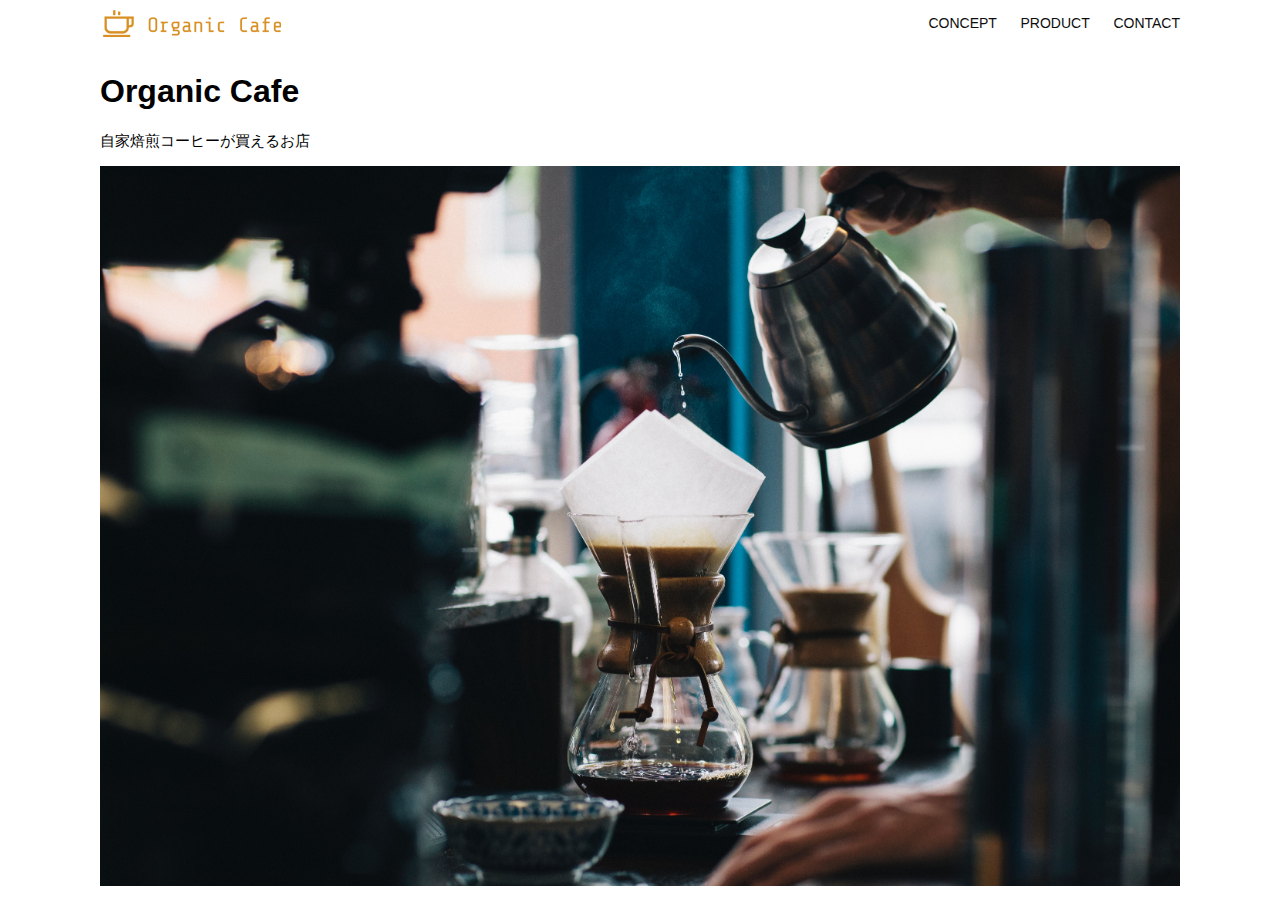
<file: html-css-basic-kadai/html-css-kadai_013/index.html>
<!DOCTYPE html>
<html>
    <head>
        <title>Organic Cafe</title>
        <meta charset="UTF-8" />
        <meta name="description" content="自家焙煎のコーヒーがお家で楽しめるOrganic Cafe"/>
        <meta name="viewport" content="width=device-width, initial-scale=1.0" />
        <link rel="stylesheet" href="style.css" />
    </head>
    <body>
    <!-- ヘッダー -->
    <header>
        <!-- ロゴ -->
        <a href="index.html" id="logo"><img src="images/logo.png" alt="トップページに戻る"/></a>

        <!-- PC用ナビゲーション -->
        <nav id="nav-pc">
            <a href="index.html#concept">CONCEPT</a>
            <a href="index.html#product">PRODUCT</a>
            <a href="index.html#contact">CONTACT</a>
        </nav>
        <img id="menu-sp" src="images/button-menu.png" alt="ナビゲーションを開く" onclick="document.getElementById('nav-sp').style.display = 'block'">
        <nav id="nav-sp">
            <img id="close" src="images/button-close.png" alt="ナビゲーションを閉じる" onclick="document.getElementById('nav-sp').style.display = 'none'">
            <a id="logo-sp" href="index.html" onclick="document.getElementById('nav-sp').style.display = 'none'"><img src="images/logo-sp.png" alt="トップページに戻る"></a>
            <a class="menu" href="index.html#concept" onclick="document.getElementById('nav-sp').style.display = 'none'">CONCEPT</a>
            <a class="menu" href="index.html#product" onclick="document.getElementById('nav-sp').style.display = 'none'">PRODUCT</a>
            <a class="menu" href="index.html#contact" onclick="document.getElementById('nav-sp').style.display = 'none'">CONTACT</a>
        </nav>
    </header>
    <main>
        <article>
        <!-- メインビジュアル -->
        <section id="main-visual">
            <div id="main-message">
            <h1>Organic Cafe</h1>
            <p>自家焙煎コーヒーが買えるお店</p>
            </div>
            <img src="images/main-image.jpg" alt="コーヒーをハンドドリップで淹れる画像"/>
        </section>
        </article>
    </main>
    </body>
</html>
</file>
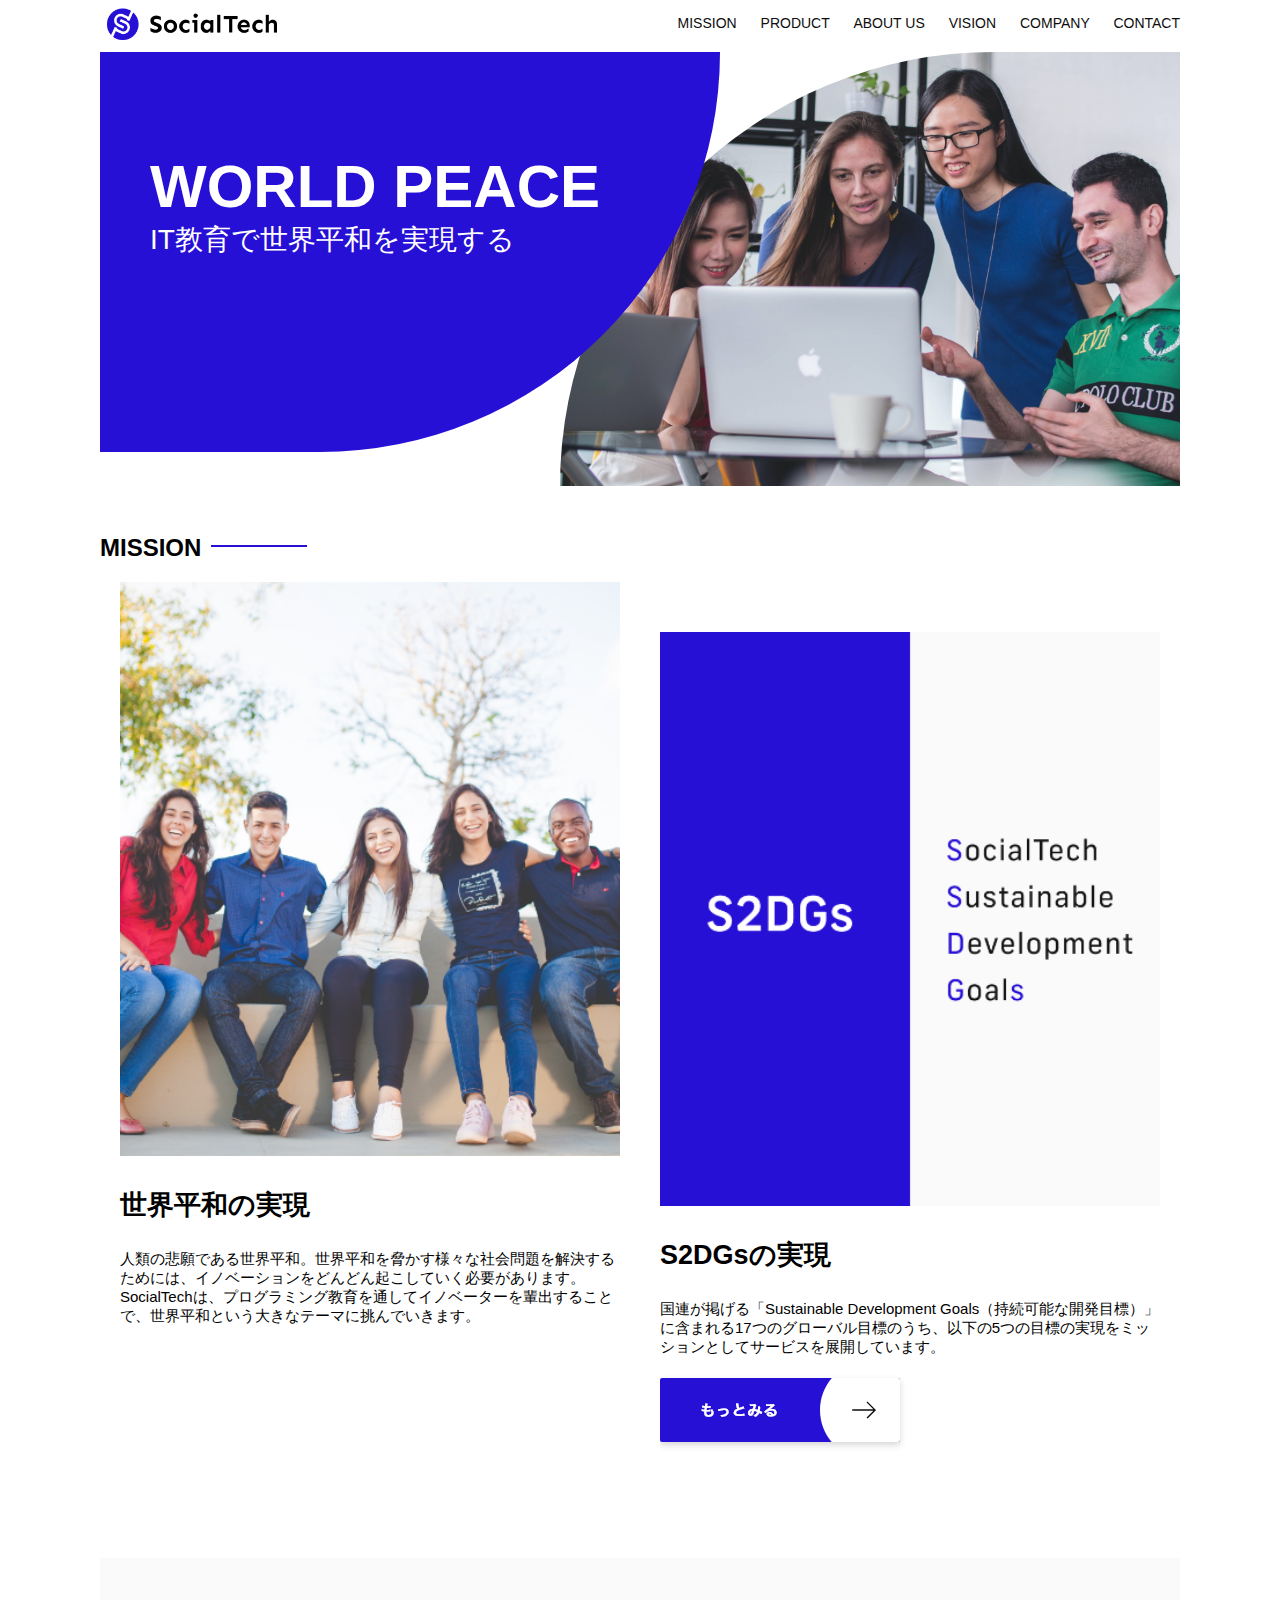
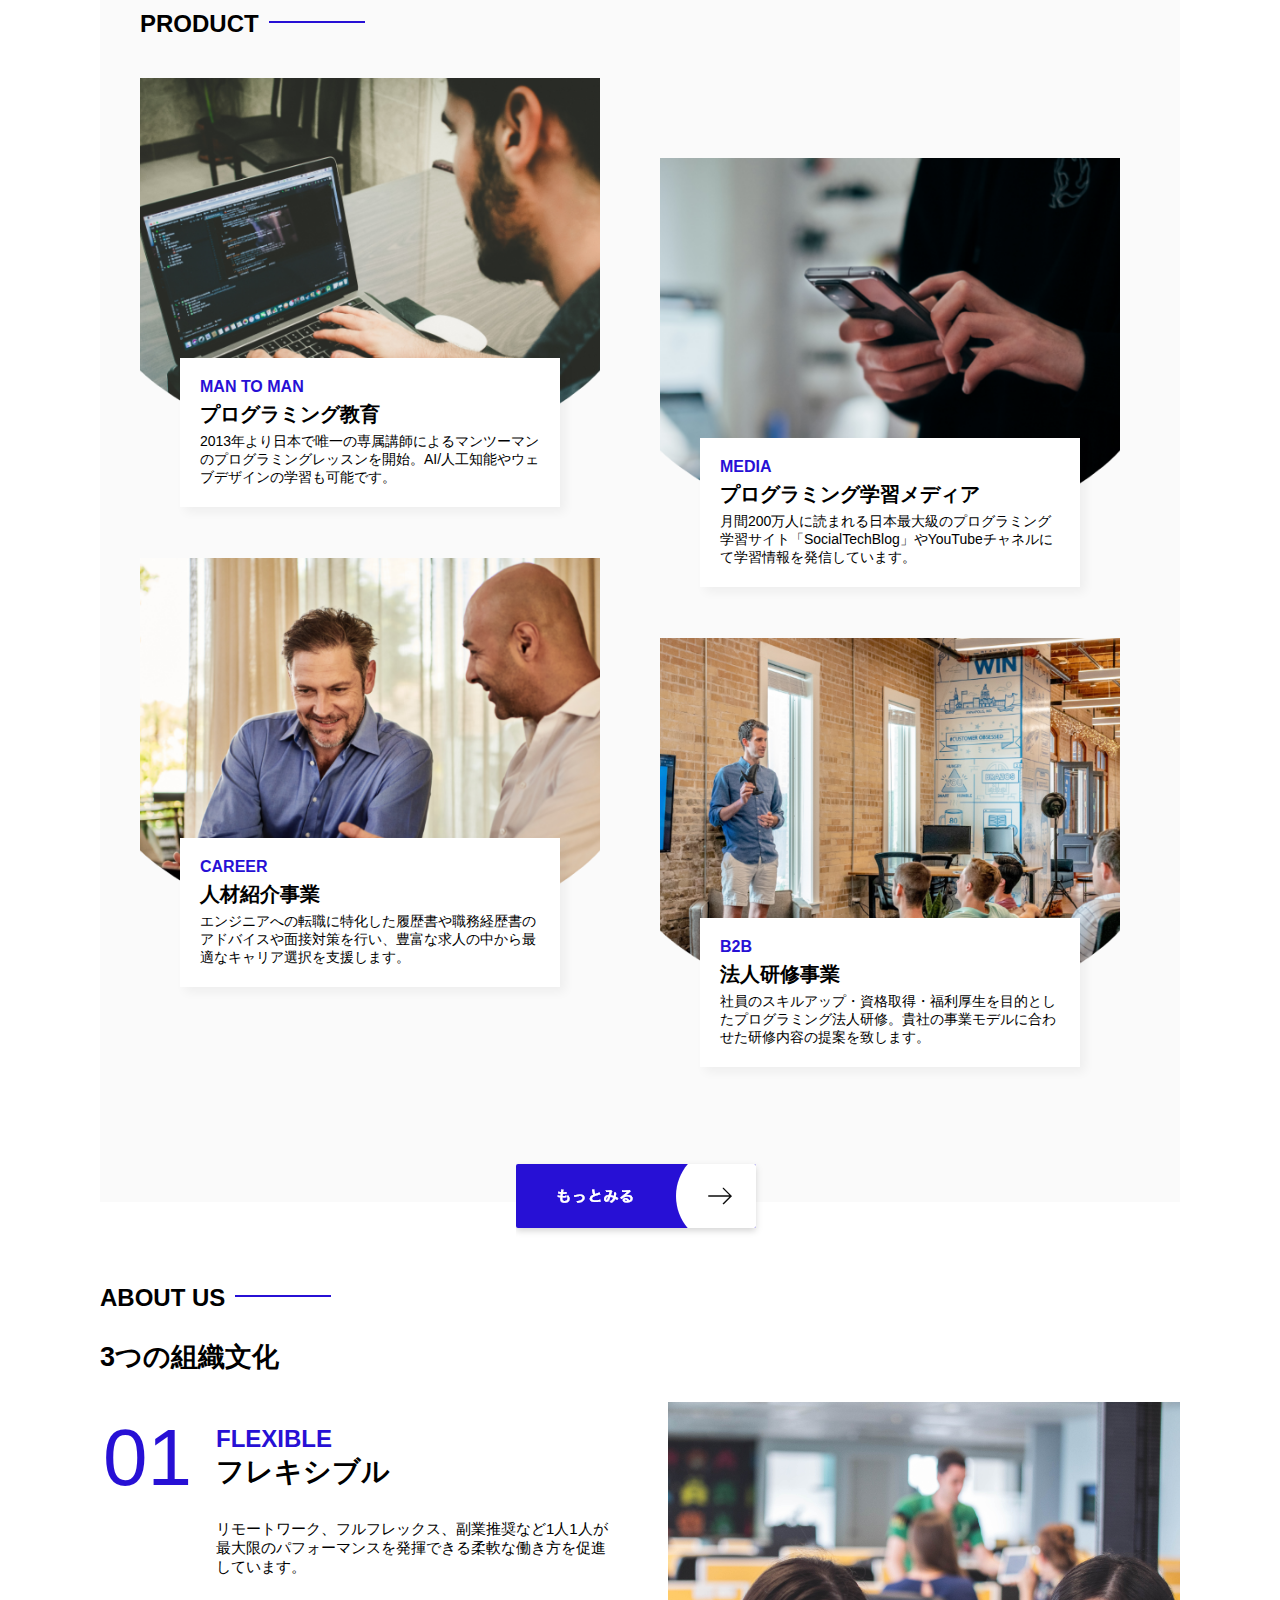
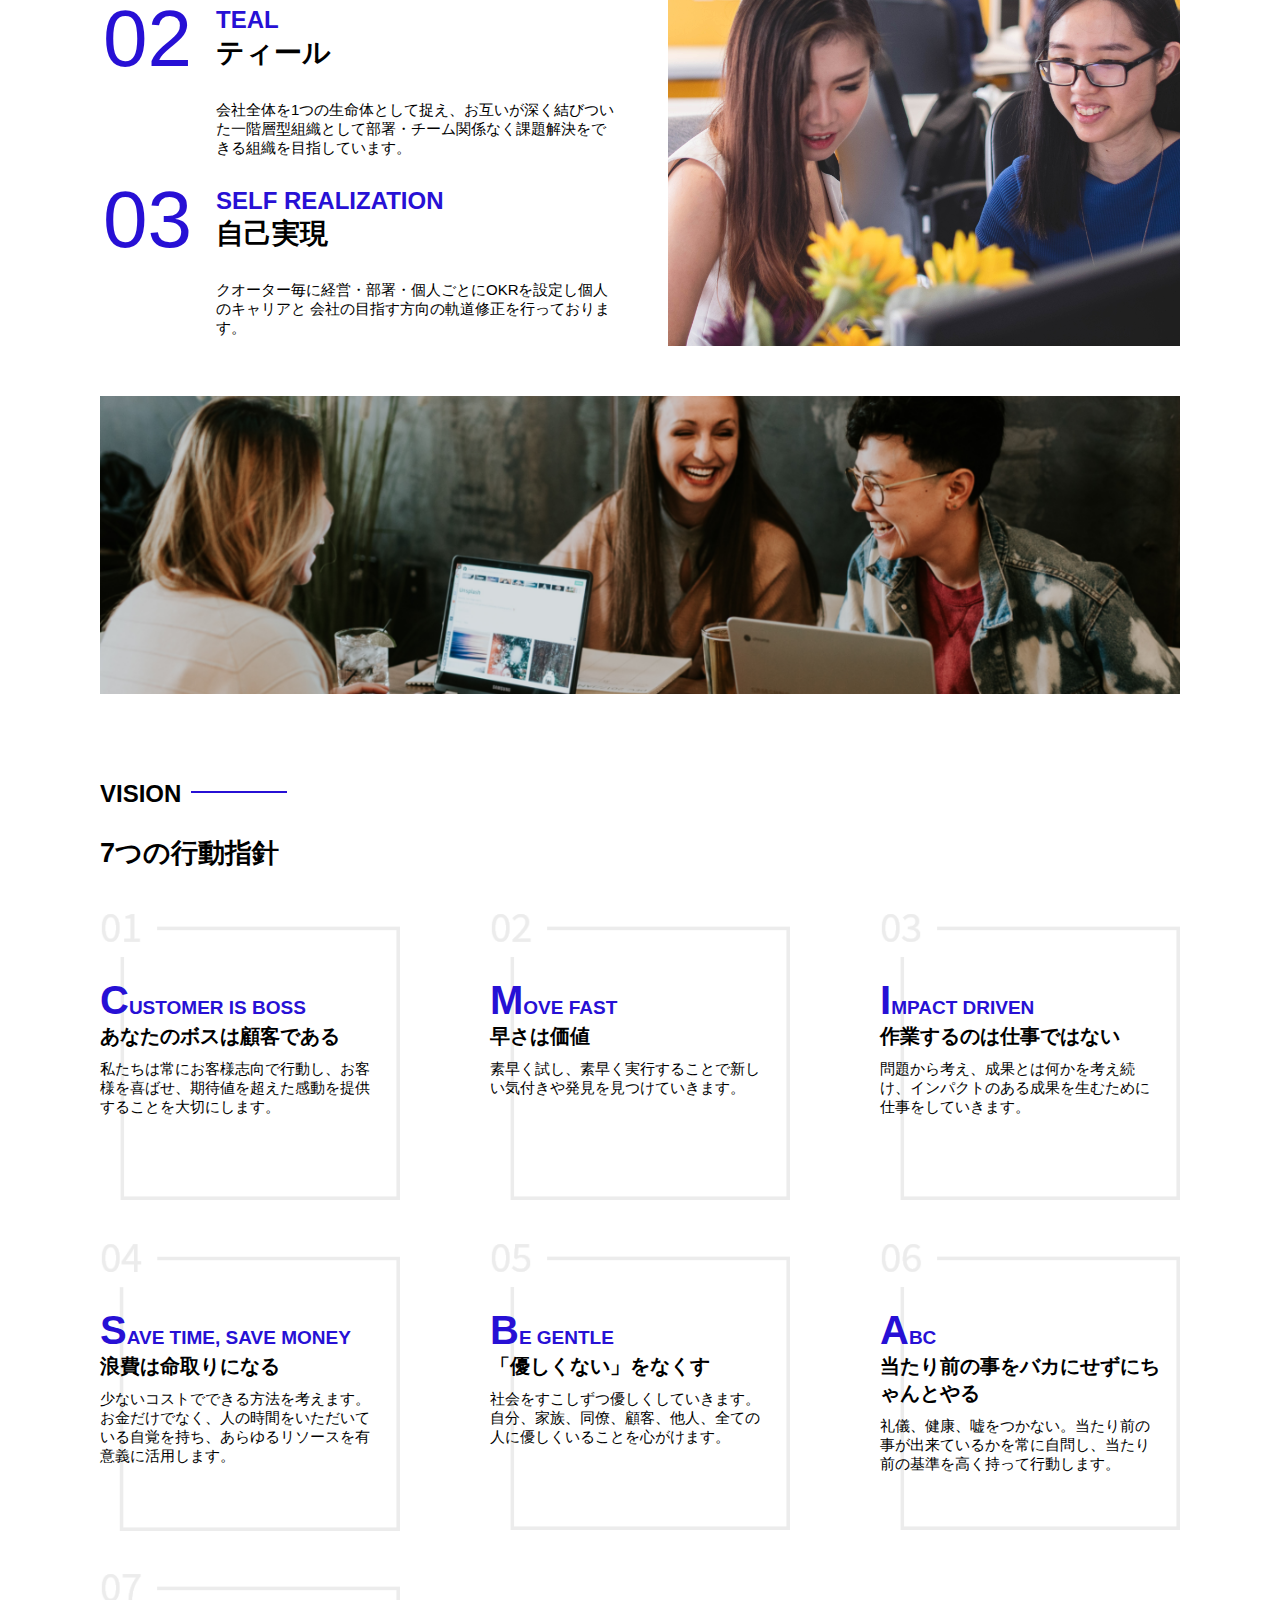
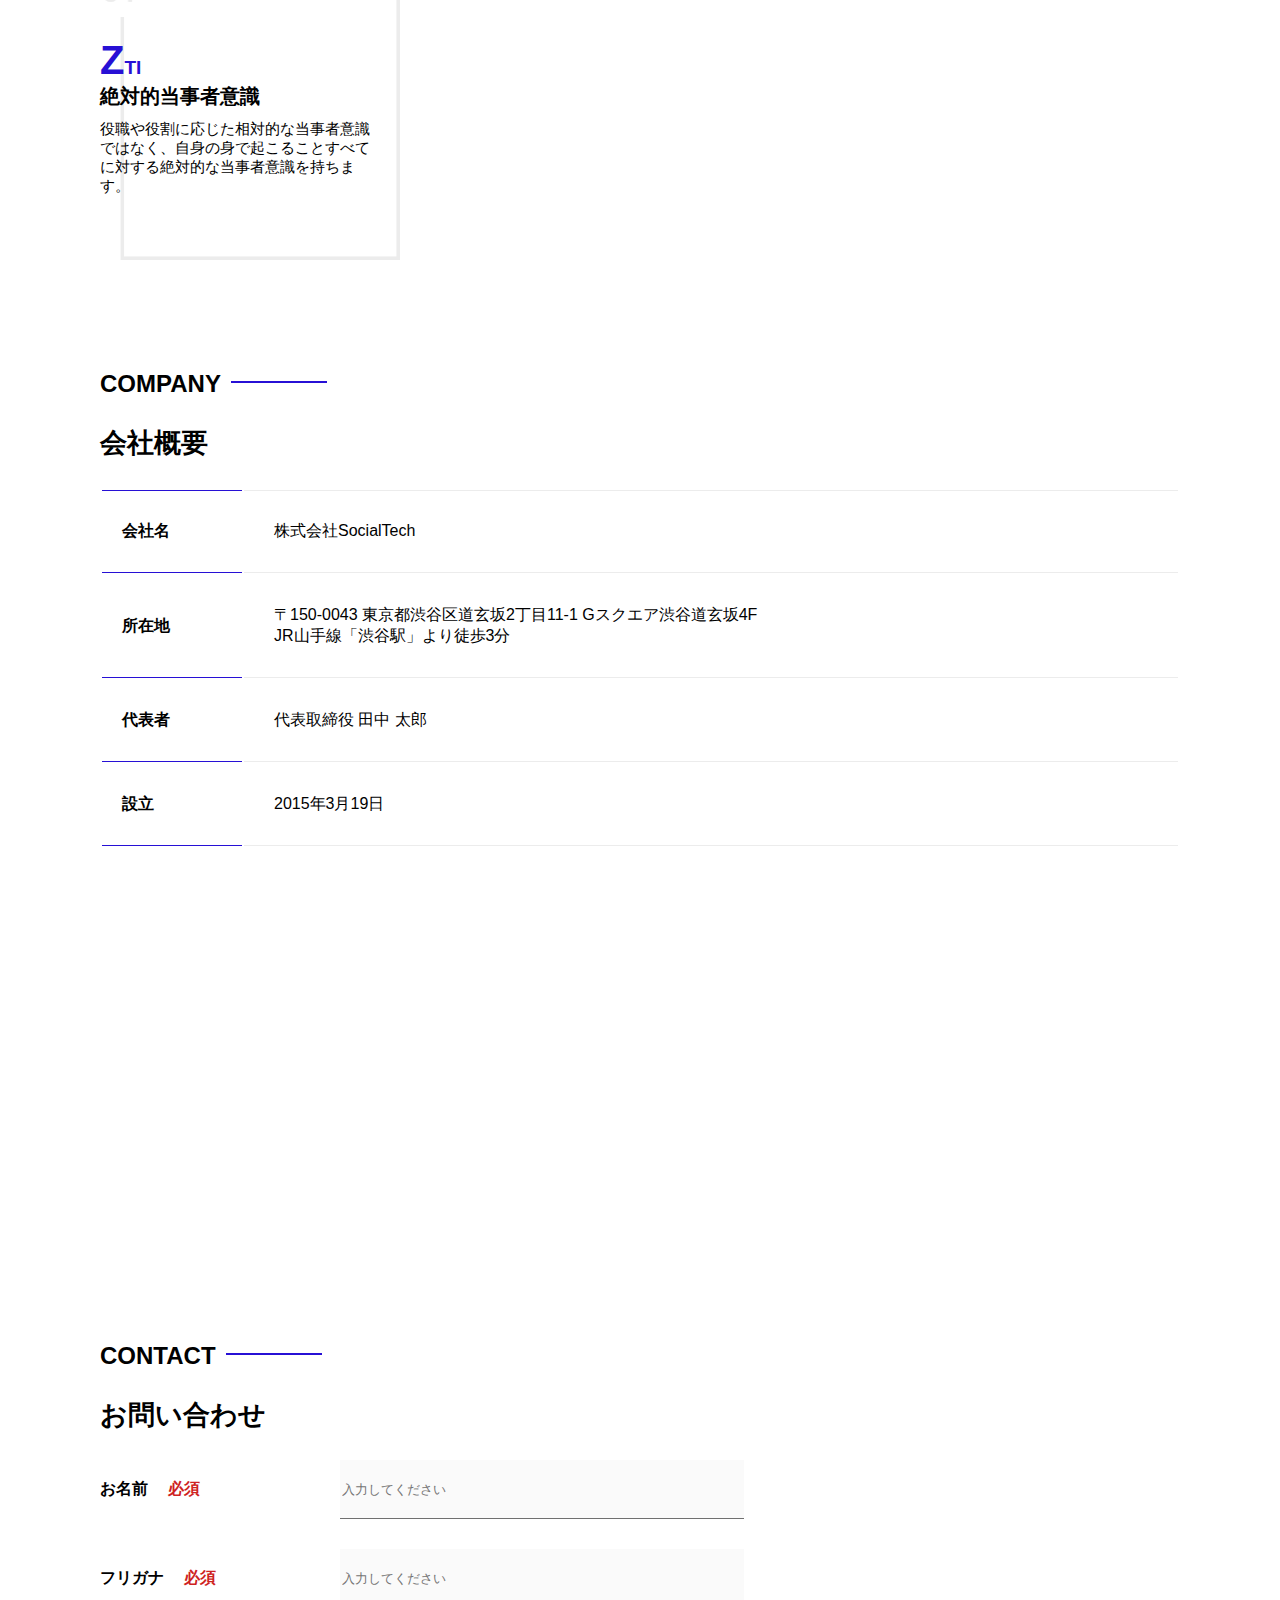
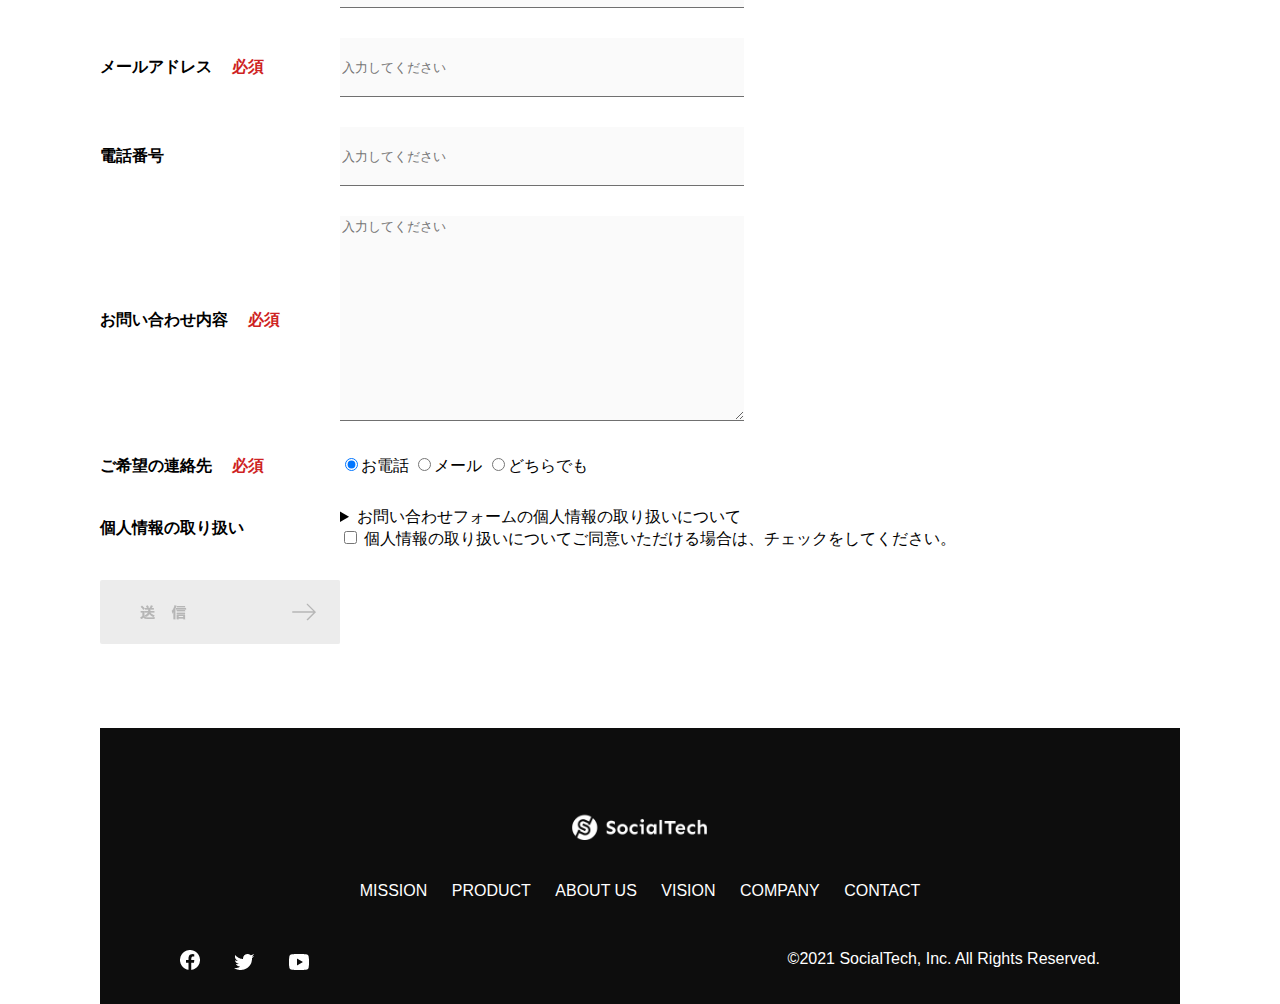
<file: html-css-basic-kadai/kadai_tutorial_output/index.html>
<!DOCTYPE html>
<html>
  <head>
    <title>SocialTech</title>
    <meta charset="utf-8">
    <meta name="description" content="SocialTechはEdTech業界のリーディングカンパニーを目指します。">
    <meta name="viewport" content="width=device-width, initial-scale=1.0">
    <link rel="stylesheet" href="style.css">
  </head>
  <body>
    <!-- ヘッダー -->
    <header>
      <!-- ロゴ -->
      <a href="index.html" id="logo"><img src="images/logo.png" alt="トップページに戻る"></a>

      <!-- PC用ナビゲーション -->
      <nav id="nav-pc">
        <a href="mission.html">MISSION</a>
        <a href="product.html">PRODUCT</a>
        <a href="index.html#aboutus">ABOUT US</a>
        <a href="index.html#vision">VISION</a>
        <a href="index.html#company">COMPANY</a>
        <a href="index.html#contact">CONTACT</a>
      </nav>
      <!-- スマホ用メニューボタン -->
      <img id="menu-sp" src="images/button-menu.png" alt="ナビゲーションを開く" onclick="document.getElementById('nav-sp').style.display = 'block'">
      <!-- スマホ用ナビゲーション -->
      <nav id="nav-sp">
        <img id="close" src="images/button-close.png" alt="ナビゲーションを閉じる" onclick="document.getElementById('nav-sp').style.display = 'none'">
        <a id="logo-sp" href="index.html" onclick="document.getElementById('nav-sp').style.display = 'none'">
          <img src="images/logo-sp.png" alt="トップページに戻る"></a>
        <a class="menu" href="mission.html" onclick="document.getElementById('nav-sp').style.display = 'none'">MISSION</a>
        <a class="menu" href="product.html" onclick="document.getElementById('nav-sp').style.display = 'none'">PRODUCT</a>
        <a class="menu" href="index.html#aboutus" onclick="document.getElementById('nav-sp').style.display = 'none'">ABOUTUS</a>
        <a class="menu" href="index.html#vision"
          onclick="document.getElementById('nav-sp').style.display = 'none'">VISION</a>
        <a class="menu" href="index.html#company"
          onclick="document.getElementById('nav-sp').style.display = 'none'">COMPANY</a>
        <a class="menu" href="index.html#contact"
          onclick="document.getElementById('nav-sp').style.display = 'none'">CONTACT</a>
        <div id="sns">
          <a href="https://www.facebook.com/sejuku2013"><img src="images/button-facebook.png" alt="Facebookのリンク"></a>
          <a href="https://twitter.com/samuraijuku"><img src="images/button-twitter.png" alt="Twitterのリンク"></a>
          <a href="https://www.youtube.com/channel/UCCFOQO5aDK0xXam4cUQXT8g"><img src="images/button-youtube.png" alt="YouTubeのリンク"></a>
        </div>
      </nav>
  </header>

    <main>
      <article>
        <!-- メインビジュアル -->
        <section id="main-visual">
          <div id="main-message">
            <h1>WORLD PEACE</h1>
            <p>IT教育で世界平和を実現する</p>
          </div>
          <img src="images/index/index-main.png" alt="PCの周りに集まる多国籍の仲間たち">
        </section>
        <!--ミッション-->
        <section id="mission">
          <h2 class="index-h2">MISSION</h2>
          <div id="mission-flex">
            <div>
              <img id="mission-photo" src="images/index/index-mission.png" alt="屋外のベンチで写真を撮影する多国籍の仲間たち">
              <h3>世界平和の実現</h3>
              <p>
                人類の悲願である世界平和。世界平和を脅かす様々な社会問題を解決するためには、イノベーションをどんどん起こしていく必要があります。SocialTechは、プログラミング教育を通してイノベーターを輩出することで、世界平和という大きなテーマに挑んでいきます。
              </p>
            </div>
            <div>
              <img id="s2dgs" src="images/index/s2dgs.png" alt="S2DGs">
              <h3>S2DGsの実現</h3>
              <p>
                国連が掲げる「Sustainable Development
                Goals（持続可能な開発目標）」に含まれる17つのグローバル目標のうち、以下の5つの目標の実現をミッションとしてサービスを展開しています。
              </p>
              <a href="mission.html">
                <img src="images/button-more.png" alt="もっとみる">
              </a>
            </div>
          </div>
        </section>
        <!-- プロダクト -->
        <section id="product">
          <h2 class="index-h2">PRODUCT</h2>
          <div>
            <div id="product-left">
              <div>
                <img class="product-photo" src="images/index/index-mantoman.png" alt="PCでコードを書く男性">
                <div class="product-explain">
                  <span>MAN TO MAN</span>
                  <h3>プログラミング教育</h3>
                  <p>
                    2013年より日本で唯一の専属講師によるマンツーマンのプログラミングレッスンを開始。AI/人工知能やウェブデザインの学習も可能です。
                  </p>
                </div>
              </div>
              <div>
                <img class="product-photo" src="images/index/index-career.png" alt="笑顔で話し合う2人の男性">
                <div class="product-explain">
                  <span>CAREER</span>
                  <h3>人材紹介事業</h3>
                  <p>
                    エンジニアへの転職に特化した履歴書や職務経歴書のアドバイスや面接対策を行い、豊富な求人の中から最適なキャリア選択を支援します。
                  </p>
                </div>
              </div>
            </div>
            <div id="product-right">
              <div>
                <img class="product-photo" src="images/index/index-media.png" alt="スマートフォンを操作する人">
                <div class="product-explain">
                  <span>MEDIA</span>
                  <h3>プログラミング学習メディア</h3>
                  <p>
                    月間200万人に読まれる日本最大級のプログラミング学習サイト「SocialTechBlog」やYouTubeチャネルにて学習情報を発信しています。
                  </p>
                </div>
              </div>
              <div>
                <img class="product-photo" src="images/index/index-b2b.png" alt="講演中の男性とそれを聴く人々">
                <div class="product-explain">
                  <span>B2B</span>
                  <h3>法人研修事業</h3>
                  <p>
                    社員のスキルアップ・資格取得・福利厚生を目的としたプログラミング法人研修。貴社の事業モデルに合わせた研修内容の提案を致します。
                  </p>
                </div>
              </div>
            </div>
          </div>
          <div>
            <a id="product-more" href="product.html">
              <img src="images/button-more.png" alt="もっとみる">
            </a>
          </div>
        </section>
        <!---ABOUT US-->
        <section id="aboutus">
          <h2 class="index-h2">ABOUT US</h2>
          <h3>3つの組織文化</h3>
          <div>
            <table class="culture-table">
              <tr>
                <td>
                  <span class="culture-num">01</span>
                </td>
                <td>
                  <span class="culture-en">FLEXIBLE</span>
                  <span class="culture-jp">フレキシブル</span>
                </td>
              </tr>
              <tr>
                <td>
                  <!--空のセル-->
                </td>
                <td>
                  <p class="culture-description">
                    リモートワーク、フルフレックス、副業推奨など1人1人が最大限のパフォーマンスを発揮できる柔軟な働き方を促進しています。
                  </p>
                </td>
              </tr>
              <tr>
                <td>
                  <span class="culture-num">02</span>
                </td>
                <td>
                  <span class="culture-en">TEAL</span>
                  <span class="culture-jp">ティール</span>
                </td>
              </tr>
              <tr>
                <td>
                  <!--空のセル-->
                </td>
                <td>
                  <p class="culture-description">
                    会社全体を1つの生命体として捉え、お互いが深く結びついた一階層型組織として部署・チーム関係なく課題解決をできる組織を目指しています。
                  </p>
                </td>
              </tr>
              <tr>
                <td>
                  <span class="culture-num">03</span>
                </td>
                <td>
                  <span class="culture-en">SELF REALIZATION</span>
                  <span class="culture-jp">自己実現</span>
                </td>
              </tr>
              <tr>
                <td>
                  <!--空のセル-->
                </td>
                <td>
                  <p class="culture-description">
                    クオーター毎に経営・部署・個人ごとにOKRを設定し個人のキャリアと
                    会社の目指す方向の軌道修正を行っております。
                  </p>
                </td>
              </tr>
            </table>
            <img class="culture-img" src="images/index/index-aboutus1.png" alt="笑顔で話し合う2人の女性">
          </div>
          <img class="culture-img2" src="images/index/index-aboutus2.png" alt="笑顔で話し合う3人の男女">
        </section>
        <!-- VISION -->
        <section id="vision">
          <h2 class="index-h2">VISION</h2>
          <h3>7つの行動指針</h3>
          <div>
            <div class="vision-box">
              <img src="images/index/vision-01.png" alt="01">
              <span>
                <h4>CUSTOMER IS BOSS</h4>
                <h5>あなたのボスは顧客である</h5>
                <p>
                私たちは常にお客様志向で行動し、お客様を喜ばせ、期待値を超えた感動を提供することを大切にします。
                </p>
              </span>
            </div>
            <div class="vision-box">
              <img src="images/index/vision-02.png" alt="02">
              <span>
                <h4>MOVE FAST</h4>
                <h5>早さは価値</h5>
                <p>
                  素早く試し、素早く実行することで新しい気付きや発見を見つけていきます。
                </p>
              </span>
            </div>
            <div class="vision-box">
              <img src="images/index/vision-03.png" alt="03">
              <span>
                <h4>IMPACT DRIVEN</h4>
                <h5>作業するのは仕事ではない</h5>
                <p>
                  問題から考え、成果とは何かを考え続け、インパクトのある成果を生むために仕事をしていきます。
                </p>
              </span>
            </div>
            <div class="vision-box">
              <img src="images/index//vision-04.png" alt="04">
              <span>
                <h4>SAVE TIME, SAVE MONEY</h4>
                <h5>浪費は命取りになる</h5>
                <p>
                  少ないコストでできる方法を考えます。お金だけでなく、人の時間をいただいている自覚を持ち、あらゆるリソースを有意義に活用します。
                </p>
              </span>
            </div>
            <div class="vision-box">
              <img src="images/index/vision-05.png" alt="05">
              <span>
                <h4>BE GENTLE</h4>
                <h5>「優しくない」をなくす</h5>
                <p>
                  社会をすこしずつ優しくしていきます。自分、家族、同僚、顧客、他人、全ての人に優しくいることを心がけます。
                </p>
              </span>
            </div>
            <div class="vision-box">
              <img src="images/index/vision-06.png" alt="06">
              <span>
                <h4>ABC</h4>
                <h5>当たり前の事をバカにせずにちゃんとやる</h5>
                <p>
                  礼儀、健康、嘘をつかない。当たり前の事が出来ているかを常に自問し、当たり前の基準を高く持って行動します。
                </p>
              </span>
            </div>
            <div class="vision-box">
              <img src="images/index/vision-07.png" alt="07">
              <span>
                <h4>ZTI</h4>
                <h5>絶対的当事者意識</h5>
                <p>
                  役職や役割に応じた相対的な当事者意識ではなく、自身の身で起こることすべてに対する絶対的な当事者意識を持ちます。
                </p>
              </span>
            </div>
          </div>
        </section>
        <!-- COMPANY -->
        <section id="company">
          <h2 class="index-h2">COMPANY</h2>
          <h3>会社概要</h3>
          <table id="company-table">
            <tr>
              <th class="tableheader-first">会社名</th>
              <td class="cell-first">株式会社SocialTech</td>
            </tr>
            <tr>
              <th class="tableheader">所在地</th>
              <td class="cell">
                〒150-0043 東京都渋谷区道玄坂2丁目11-1 Gスクエア渋谷道玄坂4F<br>JR山手線「渋谷駅」より徒歩3分
              </td>
            </tr>
            <tr>
              <th class="tableheader">代表者</th>
              <td class="cell">代表取締役 田中 太郎</td>
            </tr>
            <tr>
              <th class="tableheader">設立</th>
              <td class="cell">2015年3月19日</td>
            </tr>
          </table>
          <iframe
            src="https://www.google.com/maps/embed?pb=!1m18!1m12!1m3!1d3241.7759544892483!2d139.69399665123464!3d35.65789123876098!2m3!1f0!2f0!3f0!3m2!1i1024!2i768!4f13.1!3m3!1m2!1s0x60188caa0042e8d1%3A0xba130bea826a7aa2!2z44CSMTUwLTAwNDMg5p2x5Lqs6YO95riL6LC35Yy66YGT546E5Z2C77yS5LiB55uu77yR77yR4oiS77yR!5e0!3m2!1sja!2sjp!4v1636872991912!5m2!1sja!2sjp"
            style="border:0;" allowfullscreen="" loading="lazy">
          </iframe>
        </section>
        <!-- お問い合わせフォーム -->
        <section id="contact">
          <h2 class="index-h2">CONTACT</h2>
          <h3>お問い合わせ</h3>
          <!-- STATIC FORMSのフォームタグ -->
          <form action="https://api.staticforms.xyz/submit" method="post">
            <input type="text" name="honeypot" style="display:none">
            <!-- STATIC FORMSのアクセスキー -->
            <input type="hidden" name="accessKey" value="3d576f82-c45e-4c4a-bfc5-5e258bc53b3f">
                <!--メールのタイトル-->
                <input type="hidden" name="subject" value="お問い合わせフォーム">
                <!--送信先のメールアドレスをvalueに設定する-->
                <input type="hidden" name="replyTo" value="">
                <!--redirectToのURLは公開後ののURLへリンクする-->
                <input type="hidden" name="redirectTo" value="">
            <div>
              <div class="contact-heading">
                <label class="contact-label">お名前<span class="contact-span">必須</span></label>
              </div>
              <div>
                <input type="text" name="name" placeholder="入力してください" class="contact-textbox">
              </div>
            </div>
            <div>
              <div class="contact-heading">
                <label class="contact-label">フリガナ<span class="contact-span">必須</span></label>
              </div>
              <div>
                <input type="text" name="hurigana" placeholder="入力してください" class="contact-textbox">
              </div>
            </div>
            <div>
              <div class="contact-heading">
                <label class="contact-label">メールアドレス<span class="contact-span">必須</span></label>
              </div>
              <div>
                <input type="text" name="email" placeholder="入力してください" class="contact-textbox">
              </div>
            </div>
            <div>
              <div class="contact-heading">
                <label class="contact-label">電話番号</label>
              </div>
              <div>
                <input type="text" name="tel" placeholder="入力してください" class="contact-textbox">
              </div>
            </div>
            <div>
              <div class="contact-heading">
                <label class="contact-label">お問い合わせ内容<span class="contact-span">必須</span></label>
              </div>
              <div>
                <textarea class="contact-textarea" placeholder="入力してください" name="message"></textarea>
              </div>
            </div>
            <div>
              <div class="contact-heading">
                <label class="contact-label">ご希望の連絡先<span class="contact-span">必須</span></label>
              </div>
              <div>
                <input class="radiobutton" type="radio" value="tel" name="contact" checked><label>お電話</label>
                <input class="radiobutton" type="radio" value="mail" name="contact"><label>メール</label>
                <input class="radiobutton" type="radio" value="both" name="contact"><label>どちらでも</label>
              </div>
            </div>
            <div>
              <div class="contact-heading">
                <label class="contact-label">個人情報の取り扱い</label>
              </div>
              <div>
                <details>
                  <summary>
                    お問い合わせフォームの個人情報の取り扱いについて
                  </summary>
                  <div>
                    <span>１．組織の名称又は氏名</span><br>
                    株式会社SocialTech<br><br>
                    <span>２．個人情報保護管理者（若しくはその代理人）の氏名又は職名、所属及び連絡先鈴木 一郎 コーポレート部</span><br>
                    メールアドレス：support@socialtech.net<br>TEL：03-xxxx-xxxx<br>
                    <span>３．個人情報の利用目的</span><br>・本サービス及び本サービスに関連する情報の提供又はそれらに関する連絡のため<br>
                    ・ユーザーの本人確認のため<br>・当社サービスのご案内のため<br>・当社の商品等の広告または宣伝（電子メールによるものを含むものとします。）<br><br>
                    <span>４．個人情報の取り扱い業務の委託</span><br>
                    個人情報の取扱業務の全部または一部を外部に業務委託する場合があります。<br>
                    その際、弊社は、個人情報を適切に保護できる管理体制を敷き実行していることを条件として<br>
                    委託先を厳選したうえで、機密保持契約を委託先と締結し、お客様の個人情報を厳密に管理させます。<br><br>
                    <span>５．個人情報の開示等の請求</span><br>
                    お客様は、弊社に対してご自身の個人情報の開示等（利用目的の通知、開示、内容の訂正・追加・削除、利用の停止または消去、第三者への提供の停止）に関して、当社問合わせ窓口に申し出ることができます。<br />
                    その際、弊社はお客様ご本人を確認させていただいたうえで、合理的な期間内に対応いたします。<br><br>
                    なお、個人情報に関する弊社問合わせ先は、次の通りです。<br><br>
                    株式会社SocialTech　個人情報問合せ窓口<br>
                    〒150-0043　東京都渋谷区道玄坂2丁目11-1 Ｇスクエア渋谷道玄坂
                    4F<br>
                    メールアドレス：support@socialtech.net　TEL：03-xxxx-xxxx<br><br>
                    <span>６．個人情報を提供されることの任意性について</span><br><br>
                    お客様がご自身の個人情報を弊社に提供されるか否かは、お客様のご判断によりますが、もしご提供されない場合には、適切なサービスが提供できない場合がありますので予めご了承ください。
                  </div>
                </details>
                <input type="checkbox" name="agree">
                <span>個人情報の取り扱いについてご同意いただける場合は、チェックをしてください。</span>
              </div>
            </div>
            <input type="image" value="Submit" src="images/button-submit.png" alt="送信する">
          </form>
        </section>
      </article>
      <footer>
        <div id="footer-logo">
          <img src="images/logo-sp.png" alt="SocialTech">
        </div>
        <div id="footer-link">
          <a href="mission.html">MISSION</a>
          <a href="product.html">PRODUCT</a>
          <a href="index.html#aboutus">ABOUT US</a>
          <a href="index.html#vision">VISION</a>
          <a href="index.html#company">COMPANY</a>
          <a href="index.html#contact">CONTACT</a>
        </div>
        <div id="sns-footer">
          <a href="https://www.facebook.com/sejuku2013"><img src="images/button-facebook.png" alt="Facebookのリンク"></a>
          <a href="https://twitter.com/samuraijuku"><img src="images/button-twitter.png" alt="Twitterのリンク"></a>
          <a href="https://www.youtube.com/channel/UCCFOQO5aDK0xXam4cUQXT8g"><img src="images/button-youtube.png" alt="YouTubeのリンク"></a>
          <span id="copyright">&copy;2021 SocialTech, Inc. All Rights Reserved.</span>
        </div>
      </footer>
    </main>
  </body>
</html>
</file>
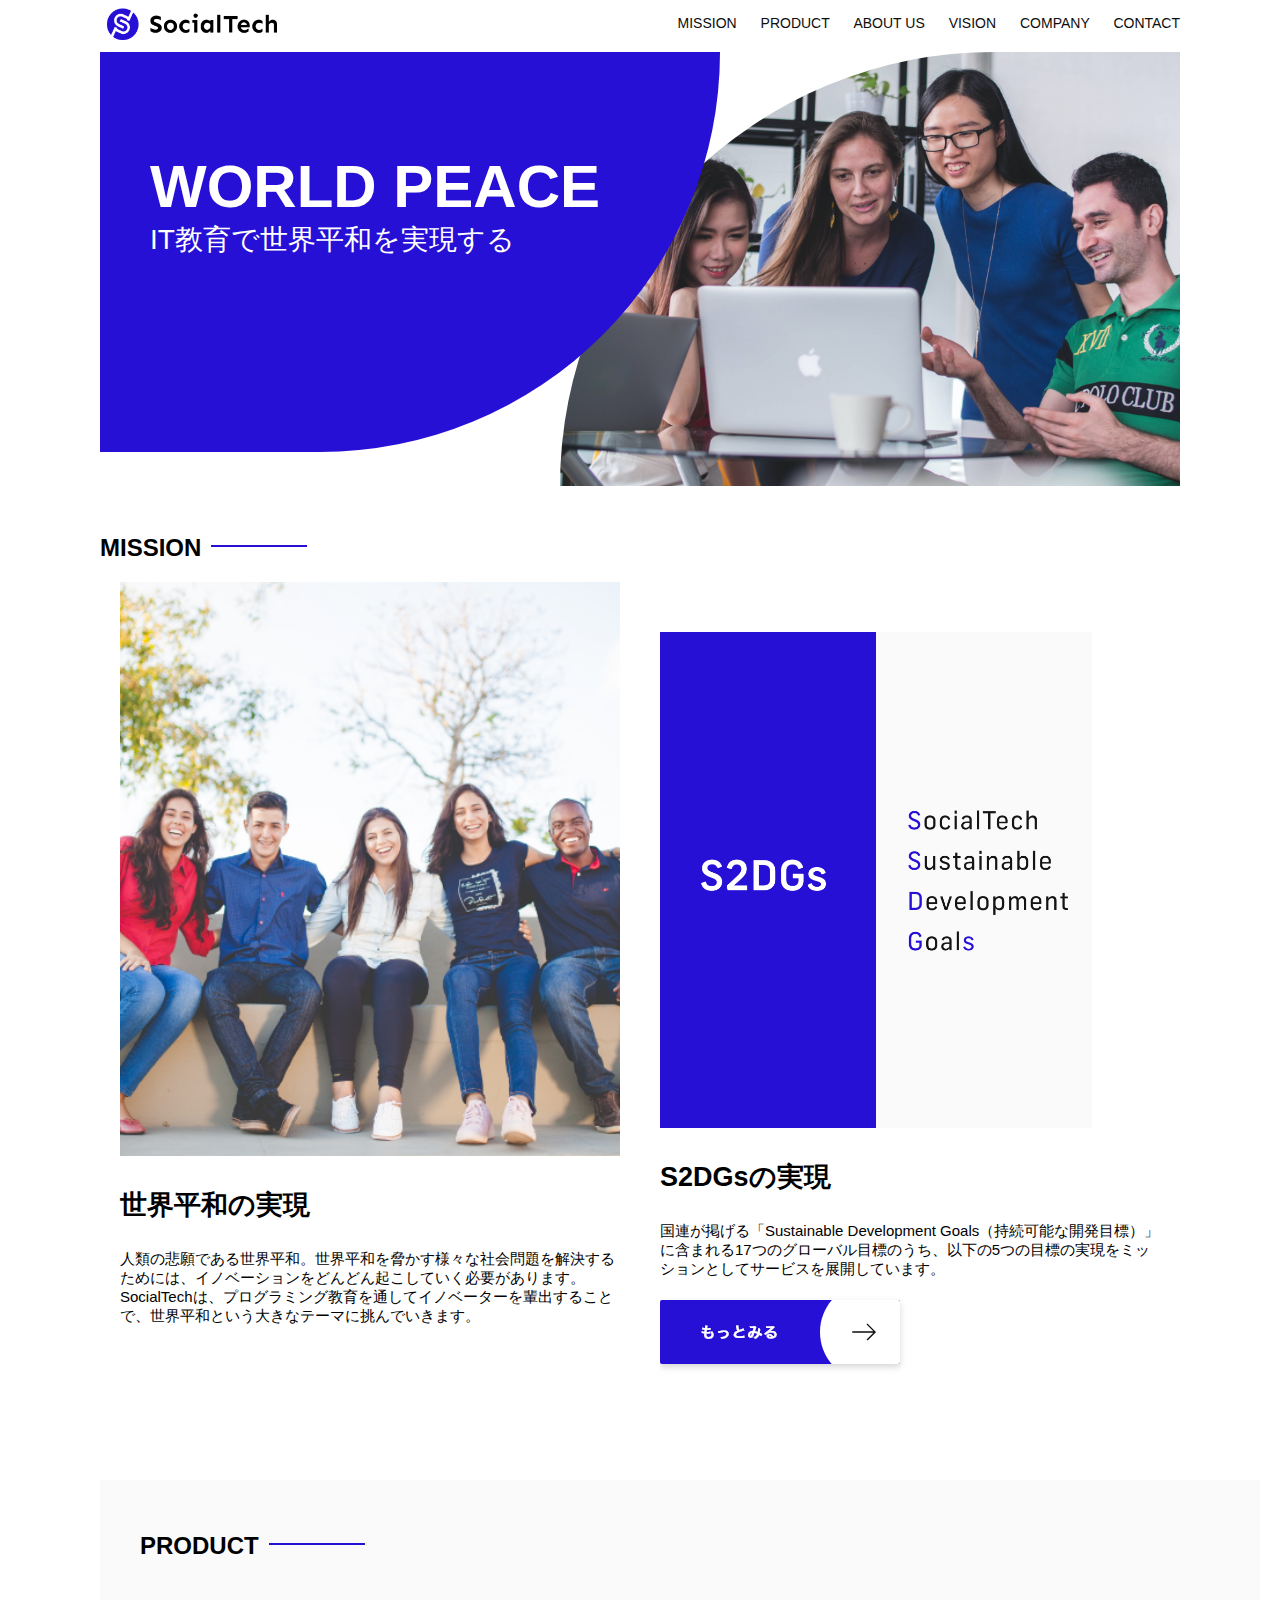
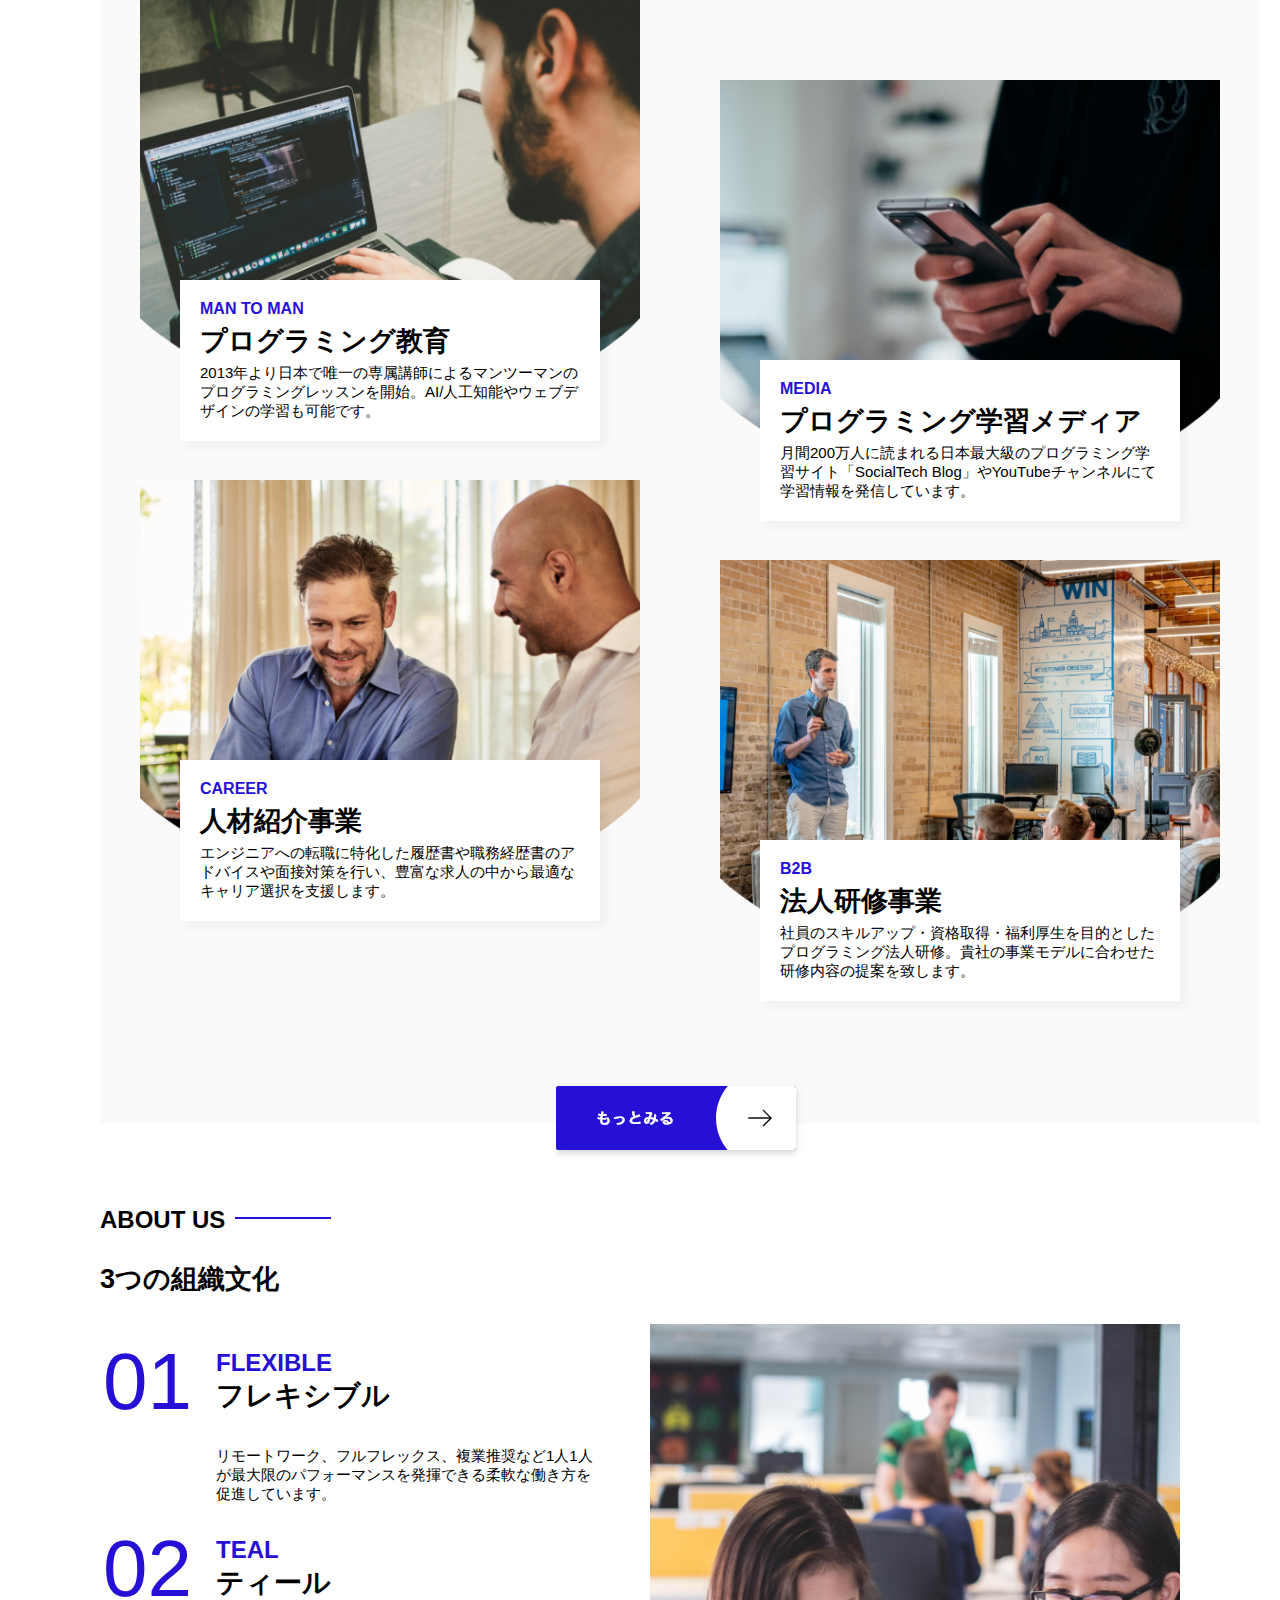
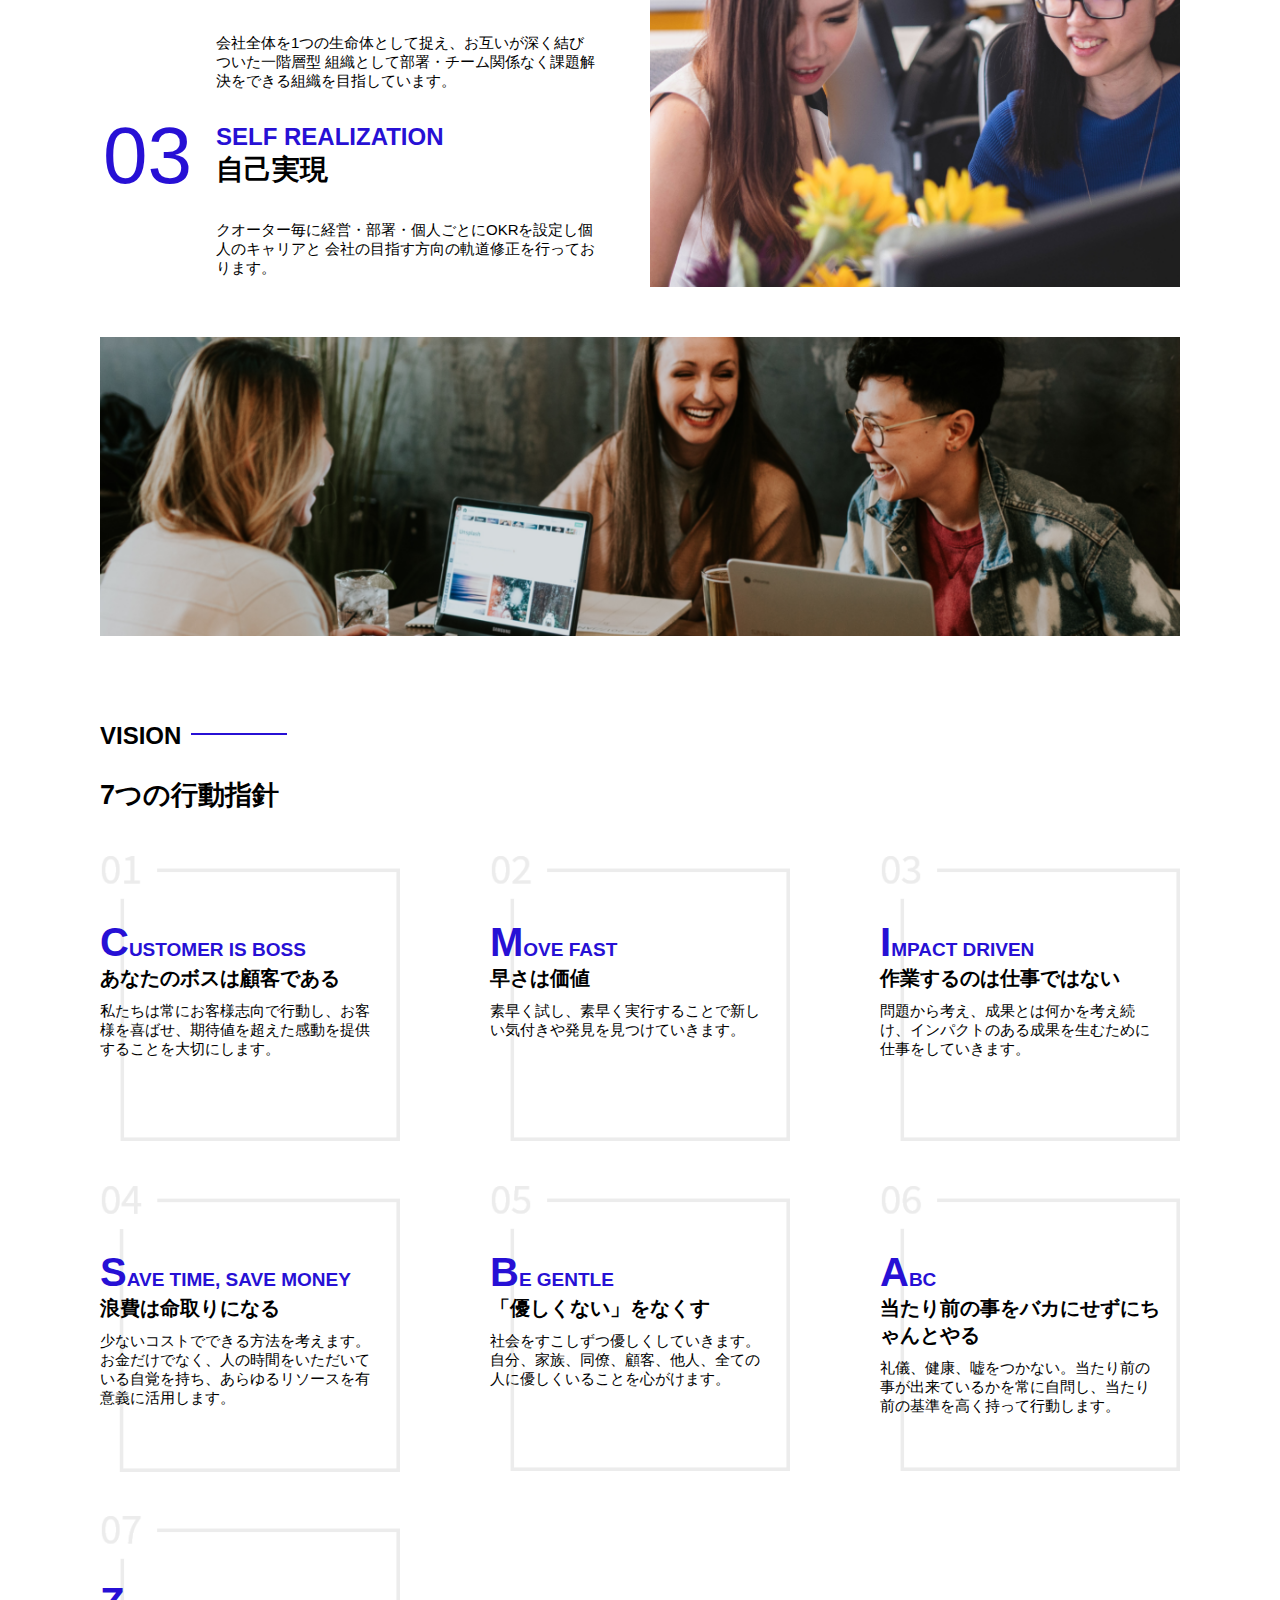
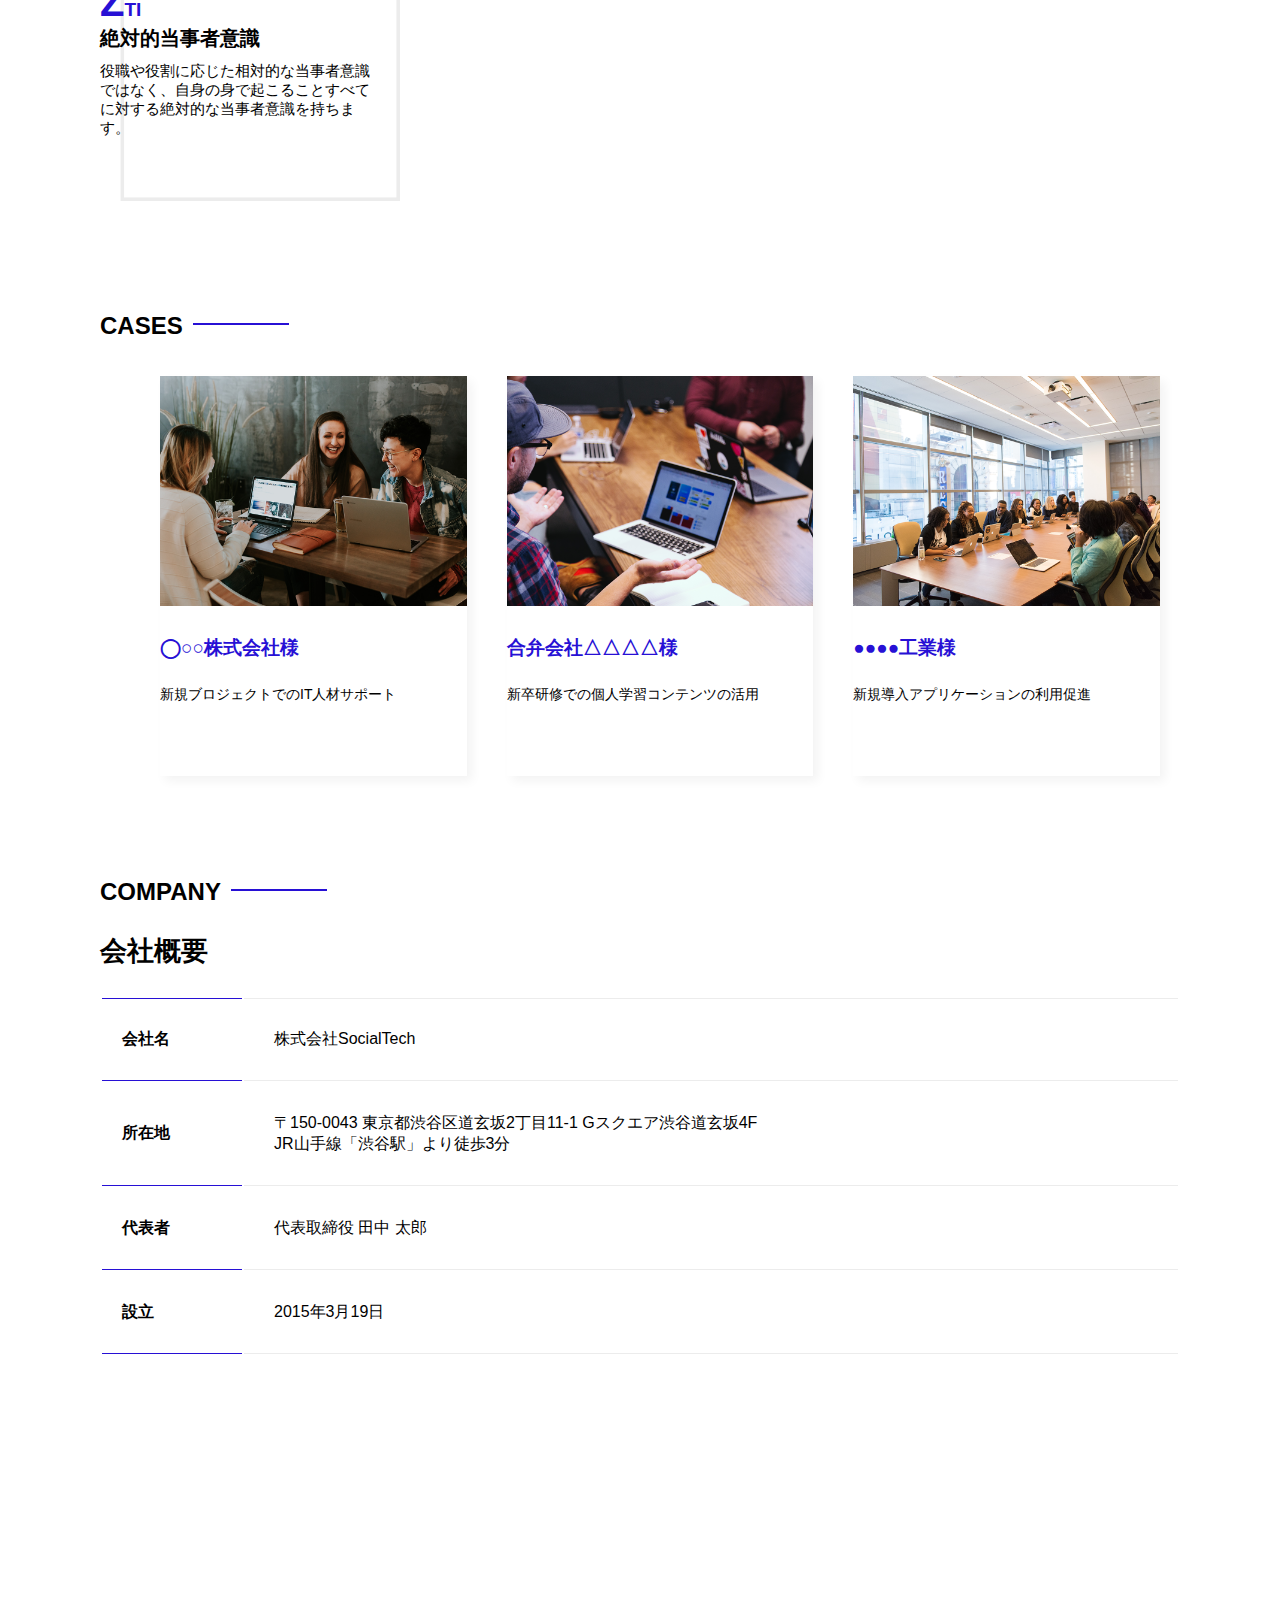
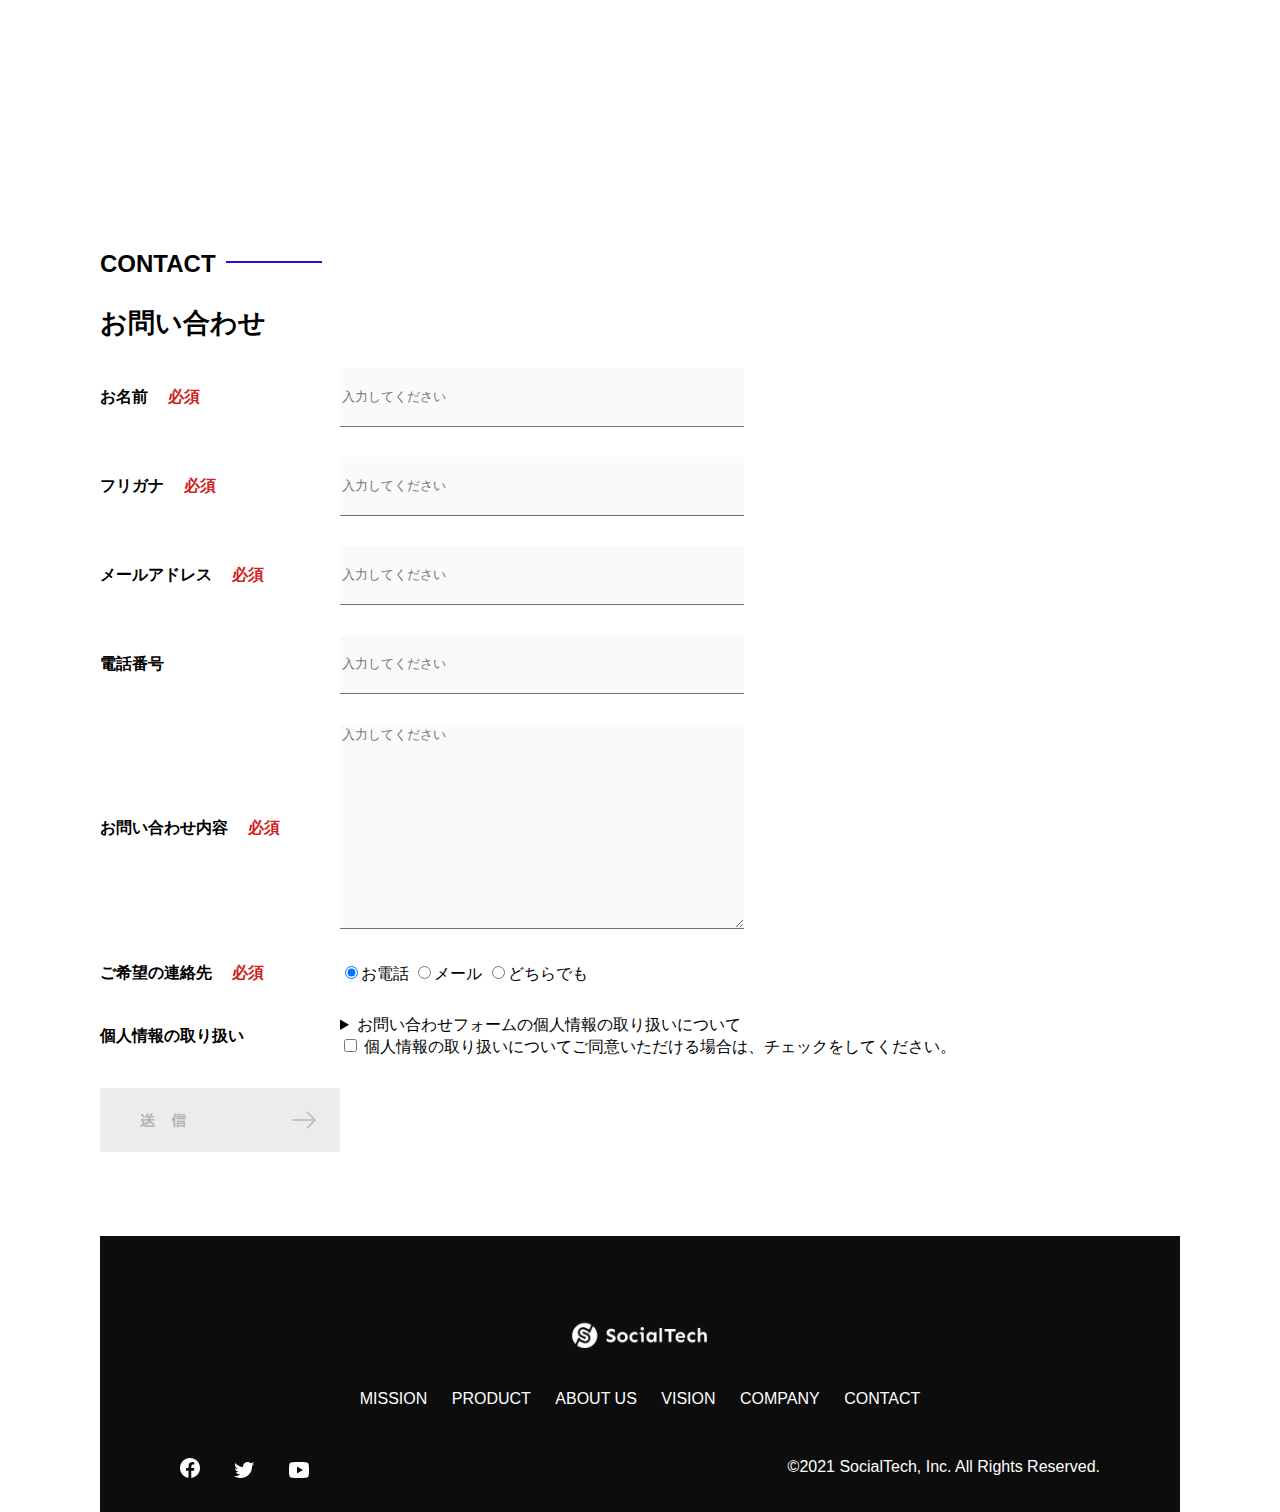
<file: html-css-basic-kadai/socialtech-kadai_012/index.html>
<!DOCTYPE html>
<html>
  <head>
    <title>SocialTech</title>
    <meta charset="UTF-8" />
    <meta
      name="description"
      content="SocialTechはEdTech業界のリーディングカンパニーを目指します。"
    />
    <meta name="viewport" content="width=device-width, initial-scale=1.0" />
    <link rel="stylesheet" href="style.css" />
  </head>
  <body>
    <!-- ヘッダー -->
    <header>
      <!-- ロゴ -->
      <a href="index.html" id="logo"
        ><img src="images/logo.png" alt="トップページに戻る"
      /></a>

      <!-- PC用ナビゲーション -->
      <nav id="nav-pc">
        <a href="mission.html">MISSION</a>
        <a href="product.html">PRODUCT</a>
        <a href="index.html#aboutus">ABOUT US</a>
        <a href="index.html#vision">VISION</a>
        <a href="index.html#company">COMPANY</a>
        <a href="index.html#contact">CONTACT</a>
      </nav>
    </header>
    <main>
      <article>
        <!-- メインビジュアル -->
        <section id="main-visual">
          <div id="main-message">
            <h1>WORLD PEACE</h1>
            <p>IT教育で世界平和を実現する</p>
          </div>
          <img
            src="images/index/index-main.png"
            alt="PCの周りに集まる多国籍の仲間たち"
          />
        </section>
        <!--ミッション-->
        <section id="mission">
          <h2 class="index-h2">MISSION</h2>
          <div id="mission-flex">
            <div>
              <img
                id="mission-photo"
                src="images/index/index-mission.png"
                alt="屋外のベンチで写真を撮影する多国籍の仲間たち"
              />
              <h3>世界平和の実現</h3>
              <p>
                人類の悲願である世界平和。世界平和を脅かす様々な社会問題を解決するためには、イノベーションをどんどん起こしていく必要があります。SocialTechは、プログラミング教育を通してイノベーターを輩出することで、世界平和という大きなテーマに挑んでいきます。
              </p>
            </div>
            <div>
              <img id="s2dgs" src="images/index/s2dgs.png" alt="S2DGs" />
              <h3>S2DGsの実現</h3>
              <p>
                国連が掲げる「Sustainable Development
                Goals（持続可能な開発目標）」に含まれる17つのグローバル目標のうち、以下の5つの目標の実現をミッションとしてサービスを展開しています。
              </p>
              <a href="mission.html">
                <img src="images/button-more.png" alt="もっとみる" />
              </a>
            </div>
          </div>
        </section>
        <!-- プロダクト -->
        <section id="product">
          <h2 class="index-h2">PRODUCT</h2>
          <div>
            <div id="product-left">
              <div>
                <img
                  class="product-photo"
                  src="images/index/index-mantoman.png"
                  alt="PCでコードを書く男性"
                />
                <div class="product-explain">
                  <span>MAN TO MAN</span>
                  <h3>プログラミング教育</h3>
                  <p>
                    2013年より日本で唯一の専属講師によるマンツーマンのプログラミングレッスンを開始。AI/人工知能やウェブデザインの学習も可能です。
                  </p>
                </div>
              </div>
              <div>
                <img
                  class="product-photo"
                  src="images/index/index-career.png"
                  alt="笑顔で話し合う2人の男性"
                />
                <div class="product-explain">
                  <span>CAREER</span>
                  <h3>人材紹介事業</h3>
                  <p>
                    エンジニアへの転職に特化した履歴書や職務経歴書のアドバイスや面接対策を行い、豊富な求人の中から最適なキャリア選択を支援します。
                  </p>
                </div>
              </div>
            </div>
            <div id="product-right">
              <div>
                <img
                  class="product-photo"
                  src="images/index/index-media.png"
                  alt="スマートフォンを操作する人"
                />
                <div class="product-explain">
                  <span>MEDIA</span>
                  <h3>プログラミング学習メディア</h3>
                  <p>
                    月間200万人に読まれる日本最大級のプログラミング学習サイト「SocialTech
                    Blog」やYouTubeチャンネルにて学習情報を発信しています。
                  </p>
                </div>
              </div>
              <div>
                <img
                  class="product-photo"
                  src="images/index/index-b2b.png"
                  alt="講演中の男性とそれを聴く人々"
                />
                <div class="product-explain">
                  <span>B2B</span>
                  <h3>法人研修事業</h3>
                  <p>
                    社員のスキルアップ・資格取得・福利厚生を目的としたプログラミング法人研修。貴社の事業モデルに合わせた研修内容の提案を致します。
                  </p>
                </div>
              </div>
            </div>
          </div>
          <div>
            <a id="product-more" href="product.html">
              <img src="images/button-more.png" alt="もっとみる" />
            </a>
          </div>
        </section>
        <!---ABOUT US-->
        <section id="aboutus">
          <h2 class="index-h2">ABOUT US</h2>
          <h3>3つの組織文化</h3>
          <div>
            <table class="culture-table">
              <tr>
                <td>
                  <span class="culture-num">01</span>
                </td>
                <td>
                  <span class="culture-en">FLEXIBLE</span>
                  <span class="culture-jp">フレキシブル</span>
                </td>
              </tr>
              <tr>
                <td>
                  <!--空のセル-->
                </td>
                <td>
                  <p class="culture-description">
                    リモートワーク、フルフレックス、複業推奨など1人1人が最大限のパフォーマンスを発揮できる柔軟な働き方を促進しています。
                  </p>
                </td>
              </tr>
              <tr>
                <td>
                  <span class="culture-num">02</span>
                </td>
                <td>
                  <span class="culture-en">TEAL</span>
                  <span class="culture-jp">ティール</span>
                </td>
              </tr>
              <tr>
                <td>
                  <!--空のセル-->
                </td>
                <td>
                  <p class="culture-description">
                    会社全体を1つの生命体として捉え、お互いが深く結びついた一階層型
                    組織として部署・チーム関係なく課題解決をできる組織を目指しています。
                  </p>
                </td>
              </tr>
              <tr>
                <td>
                  <span class="culture-num">03</span>
                </td>
                <td>
                  <span class="culture-en">SELF REALIZATION</span>
                  <span class="culture-jp">自己実現</span>
                </td>
              </tr>
              <tr>
                <td>
                  <!--空のセル-->
                </td>
                <td>
                  <p class="culture-description">
                    クオーター毎に経営・部署・個人ごとにOKRを設定し個人のキャリアと
                    会社の目指す方向の軌道修正を行っております。
                  </p>
                </td>
              </tr>
            </table>
            <img
              class="culture-img"
              src="images/index/index-aboutus1.png"
              alt="笑顔で話し合う2人の女性"
            />
          </div>
          <img
            class="culture-img2"
            src="images/index/index-aboutus2.png"
            alt="笑顔で話し合う3人の男女"
          />
        </section>
        <!-- VISION -->
        <section id="vision">
          <h2 class="index-h2">VISION</h2>
          <h3>7つの行動指針</h3>
          <div>
            <div class="vision-box">
              <img src="images/index/vision-01.png" alt="01" />
              <span>
                <h4>CUSTOMER IS BOSS</h4>
                <h5>あなたのボスは顧客である</h5>
                <p>
                  私たちは常にお客様志向で行動し、お客様を喜ばせ、期待値を超えた感動を提供することを大切にします。
                </p>
              </span>
            </div>
            <div class="vision-box">
              <img src="images/index/vision-02.png" alt="02" />
              <span>
                <h4>MOVE FAST</h4>
                <h5>早さは価値</h5>
                <p>
                  素早く試し、素早く実行することで新しい気付きや発見を見つけていきます。
                </p>
              </span>
            </div>
            <div class="vision-box">
              <img src="images/index/vision-03.png" alt="03" />
              <span>
                <h4>IMPACT DRIVEN</h4>
                <h5>作業するのは仕事ではない</h5>
                <p>
                  問題から考え、成果とは何かを考え続け、インパクトのある成果を生むために仕事をしていきます。
                </p>
              </span>
            </div>
            <div class="vision-box">
              <img src="images/index/vision-04.png" alt="04" />
              <span>
                <h4>SAVE TIME, SAVE MONEY</h4>
                <h5>浪費は命取りになる</h5>
                <p>
                  少ないコストでできる方法を考えます。お金だけでなく、人の時間をいただいている自覚を持ち、あらゆるリソースを有意義に活用します。
                </p>
              </span>
            </div>
            <div class="vision-box">
              <img src="images/index/vision-05.png" alt="05" />
              <span>
                <h4>BE GENTLE</h4>
                <h5>「優しくない」をなくす</h5>
                <p>
                  社会をすこしずつ優しくしていきます。自分、家族、同僚、顧客、他人、全ての人に優しくいることを心がけます。
                </p>
              </span>
            </div>
            <div class="vision-box">
              <img src="images/index/vision-06.png" alt="06" />
              <span>
                <h4>ABC</h4>
                <h5>当たり前の事をバカにせずにちゃんとやる</h5>
                <p>
                  礼儀、健康、嘘をつかない。当たり前の事が出来ているかを常に自問し、当たり前の基準を高く持って行動します。
                </p>
              </span>
            </div>
            <div class="vision-box">
              <img src="images/index/vision-07.png" alt="07" />
              <span>
                <h4>ZTI</h4>
                <h5>絶対的当事者意識</h5>
                <p>
                  役職や役割に応じた相対的な当事者意識ではなく、自身の身で起こることすべてに対する絶対的な当事者意識を持ちます。
                </p>
              </span>
            </div>
          </div>
        </section>
        <!-- CASES -->
        <section id="CASES">
          <h2 class="index-h2">CASES</h2>
          <ul>
            <li class="case-card">
              <img class="case-img" src="images/index/case-1.png" alt="仲良く語り合う3人">
              <div class="case-info">
                <h4 class="case-name">◯○○株式会社様</h4>
                <p class="case-content">新規ブロジェクトでのIT人材サポート</p>
              </div>
            </li>
            <li class="case-card">
              <img class="case-img" src="images/index/case-2.png" alt="PCでコンテンツを見る">
              <div class="case-info">
                <h4 class="case-name">合弁会社△△△△様</h4>
                <p class="case-content">新卒研修での個人学習コンテンツの活用</p>
              </div>
            </li>
            <li class="case-card">
              <img class="case-img" src="images/index/case-3.png" alt="社内研修中の会議室">
              <div class="case-info">
                <h4 class="case-name">●●●●工業様</h4>
                <p class="case-content">新規導入アプリケーションの利用促進</p>
              </div>
            </li>
          </ul>
        </section>

        <!-- COMPANY -->
        <section id="company">
          <h2 class="index-h2">COMPANY</h2>
          <h3>会社概要</h3>
          <table id="company-table">
            <tr>
              <th class="tableheader-first">会社名</th>
              <td class="cell-first">株式会社SocialTech</td>
            </tr>
            <tr>
              <th class="tableheader">所在地</th>
              <td class="cell">
                〒150-0043 東京都渋谷区道玄坂2丁目11-1 Gスクエア渋谷道玄坂4F<br />JR山手線「渋谷駅」より徒歩3分
              </td>
            </tr>
            <tr>
              <th class="tableheader">代表者</th>
              <td class="cell">代表取締役 田中 太郎</td>
            </tr>
            <tr>
              <th class="tableheader">設立</th>
              <td class="cell">2015年3月19日</td>
            </tr>
          </table>
          <iframe
            src="https://www.google.com/maps/embed?pb=!1m18!1m12!1m3!1d3241.7759544892483!2d139.69399665123464!3d35.65789123876098!2m3!1f0!2f0!3f0!3m2!1i1024!2i768!4f13.1!3m3!1m2!1s0x60188caa0042e8d1%3A0xba130bea826a7aa2!2z44CSMTUwLTAwNDMg5p2x5Lqs6YO95riL6LC35Yy66YGT546E5Z2C77yS5LiB55uu77yR77yR4oiS77yR!5e0!3m2!1sja!2sjp!4v1636872991912!5m2!1sja!2sjp"
            style="border: 0"
            allowfullscreen=""
            loading="lazy"
          >
          </iframe>
        </section>
        <!-- お問い合わせフォーム -->
        <section id="contact">
          <h2 class="index-h2">CONTACT</h2>
          <h3>お問い合わせ</h3>
          <form>
            <div>
              <div class="contact-heading">
                <label class="contact-label"
                  >お名前<span class="contact-span">必須</span></label
                >
              </div>
              <div class="contact-form">
                <input
                  type="text"
                  name="name"
                  placeholder="入力してください"
                  class="contact-textbox"
                />
              </div>
            </div>
            <div>
              <div class="contact-heading">
                <label class="contact-label"
                  >フリガナ<span class="contact-span">必須</span></label
                >
              </div>
              <div>
                <input
                  type="text"
                  name="hurigana"
                  placeholder="入力してください"
                  class="contact-textbox"
                />
              </div>
            </div>
            <div>
              <div class="contact-heading">
                <label class="contact-label"
                  >メールアドレス<span class="contact-span">必須</span></label
                >
              </div>
              <div>
                <input
                  type="text"
                  name="email"
                  placeholder="入力してください"
                  class="contact-textbox"
                />
              </div>
            </div>
            <div>
              <div class="contact-heading">
                <label class="contact-label">電話番号</label>
              </div>
              <div>
                <input
                  type="text"
                  name="tel"
                  placeholder="入力してください"
                  class="contact-textbox"
                />
              </div>
            </div>
            <div>
              <div class="contact-heading">
                <label class="contact-label"
                  >お問い合わせ内容<span class="contact-span">必須</span></label
                >
              </div>
              <div>
                <textarea
                  class="contact-textarea"
                  placeholder="入力してください"
                  name="message"
                ></textarea>
              </div>
            </div>
            <div>
              <div class="contact-heading">
                <label class="contact-label"
                  >ご希望の連絡先<span class="contact-span">必須</span></label
                >
              </div>
              <div>
                <input
                  class="radiobutton"
                  type="radio"
                  value="tel"
                  name="contact"
                  checked
                /><label>お電話</label>
                <input
                  class="radiobutton"
                  type="radio"
                  value="mail"
                  name="contact"
                /><label>メール</label>
                <input
                  class="radiobutton"
                  type="radio"
                  value="both"
                  name="contact"
                /><label>どちらでも</label>
              </div>
            </div>
            <div>
              <div class="contact-heading">
                <label class="contact-label">個人情報の取り扱い</label>
              </div>
              <div>
                <details>
                  <summary>
                    お問い合わせフォームの個人情報の取り扱いについて
                  </summary>
                  <div>
                    <span>１．組織の名称又は氏名</span><br />
                    株式会社SocialTech<br /><br />
                    <span
                      >２．個人情報保護管理者（若しくはその代理人）の氏名又は職名、所属及び連絡先
                      鈴木 一郎 コーポレート部</span
                    ><br />
                    メールアドレス：support@socialtech.net<br />
                    TEL：03-xxxx-xxxx<br />
                    <span>３．個人情報の利用目的</span><br />
                    ・本サービス及び本サービスに関連する情報の提供又はそれらに関する連絡のため<br />
                    ・ユーザーの本人確認のため<br />
                    ・当社サービスのご案内のため<br />
                    ・当社の商品等の広告または宣伝（電子メールによるものを含むものとします。）<br /><br />
                    <span>４．個人情報の取り扱い業務の委託</span><br />
                    個人情報の取扱業務の全部または一部を外部に業務委託する場合があります。<br />
                    その際、弊社は、個人情報を適切に保護できる管理体制を敷き実行していることを条件として<br />
                    委託先を厳選したうえで、機密保持契約を委託先と締結し、お客様の個人情報を厳密に管理させます。<br /><br />
                    <span>５．個人情報の開示等の請求</span><br />
                    お客様は、弊社に対してご自身の個人情報の開示等（利用目的の通知、開示、内容の訂正・追加・削除、利用の停止または消去、第三者への提供の停止）に関して、当社問合わせ窓口に申し出ることができます。<br />
                    その際、弊社はお客様ご本人を確認させていただいたうえで、合理的な期間内に対応いたします。<br /><br />
                    なお、個人情報に関する弊社問合わせ先は、次の通りです。<br /><br />
                    株式会社SocialTech　個人情報問合せ窓口<br />
                    〒150-0043　東京都渋谷区道玄坂2丁目11-1 Ｇスクエア渋谷道玄坂
                    4F<br />
                    メールアドレス：support@socialtech.net　TEL：03-xxxx-xxxx<br /><br />
                    <span>６．個人情報を提供されることの任意性について</span
                    ><br /><br />
                    お客様がご自身の個人情報を弊社に提供されるか否かは、お客様のご判断によりますが、もしご提供されない場合には、適切なサービスが提供できない場合がありますので予めご了承ください。
                  </div>
                </details>
                <input type="checkbox" name="agree" />
                <span
                  >個人情報の取り扱いについてご同意いただける場合は、チェックをしてください。</span
                >
              </div>
            </div>
            <input
              type="image"
              value="Submit"
              src="images/button-submit.png"
              alt="送信する"
            />
          </form>
        </section>
      </article>
      <footer>
        <div id="footer-logo">
          <img src="images/logo-sp.png" alt="SocialTech" />
        </div>
        <div id="footer-link">
          <a href="mission.html">MISSION</a>
          <a href="product.html">PRODUCT</a>
          <a href="index.html#aboutus">ABOUT US</a>
          <a href="index.html#vision">VISION</a>
          <a href="index.html#company">COMPANY</a>
          <a href="index.html#contact">CONTACT</a>
        </div>
        <div id="sns-footer">
          <a href="https://www.facebook.com/sejuku2013"
            ><img src="images/button-facebook.png" alt="Facebookのリンク"
          /></a>
          <a href="https://twitter.com/samuraijuku"
            ><img src="images/button-twitter.png" alt="Twitterのリンク"
          /></a>
          <a href="https://www.youtube.com/channel/UCCFOQO5aDK0xXam4cUQXT8g"
            ><img src="images/button-youtube.png" alt="YouTubeのリンク"
          /></a>
          <span id="copyright"
            >&copy;2021 SocialTech, Inc. All Rights Reserved.
          </span>
        </div>
      </footer>
    </main>
  </body>
</html>
</file>
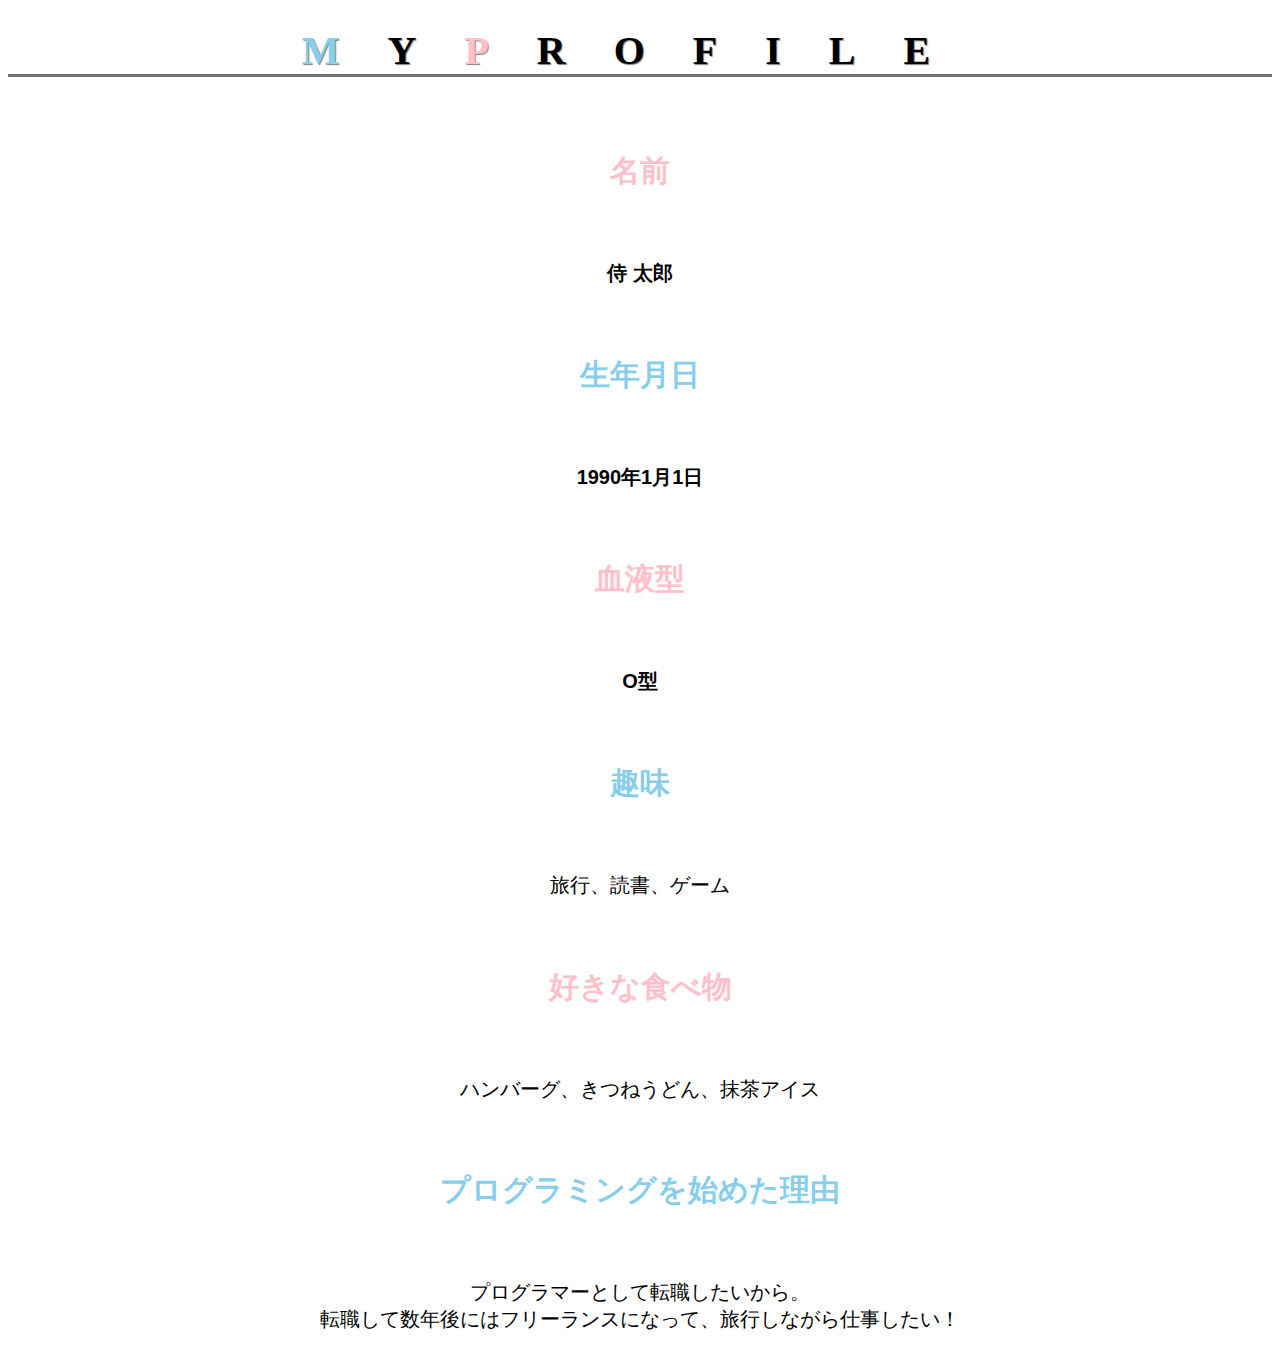
<file: html-css-basic-kadai/kadai_014/kadai_014.html>
<!DOCTYPE html>
<html lang="ja">
    <head>
        <meta charset="utf-8">
        <title>14章課題</title>
        <meta name="description" content="このページは14章の課題です。">
        <link rel="stylesheet" href="style.css">
        <link rel="preconnect" href="https://fonts.googleapis.com">
        <link rel="preconnect" href="https://fonts.gstatic.com" crossorigin>
        <link href="https://fonts.googleapis.com/css2?family=Noto+Sans+JP:wght@100&display=swap" rel="stylesheet">
    </head>
    <body>
        <h1><span class="skyblue">M</span>Y<span class="pink">P</span>ROFILE</h1>
        <br>
        <div id="parent">
            <h2 class="pink">名前</h2>
            <br>
            <div class="child"><p>侍 太郎</p></div>
            <br>
            <h2 class="skyblue">生年月日</h2>
            <br>
            <div class="child"><p>1990年1月1日</p></div>
            <br>
            <h2 class="pink">血液型</h2>
            <br>
            <div class="child"><p>O型</p></div>
        </div>
        <br>
        <h2 class="skyblue">趣味</h2>
        <br>
        <p>旅行、読書、ゲーム</p>
        <br>
        <h2 class="pink">好きな食べ物</h2>
        <br>
        <p>ハンバーグ、きつねうどん、抹茶アイス</p>
        <br>
        <h2 class="skyblue">プログラミングを始めた理由</h2>
        <br>
        <p>プログラマーとして転職したいから。<br>転職して数年後にはフリーランスになって、旅行しながら仕事したい！</p>
    </body>
</html>
</file>
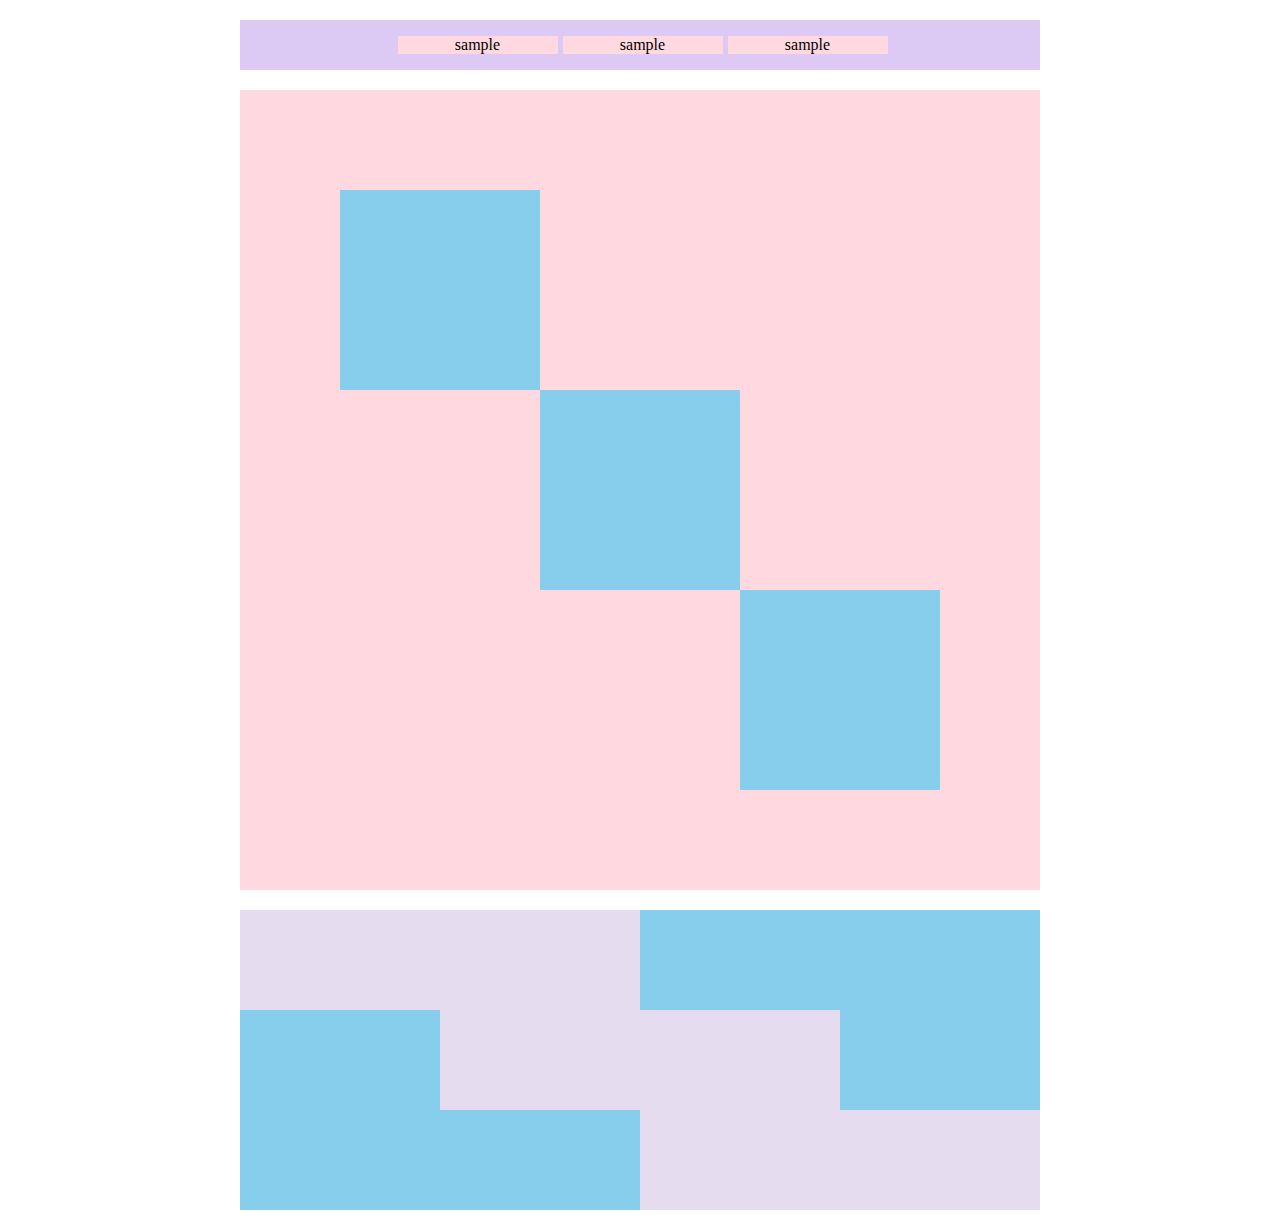
<file: html-css-basic-kadai/kadai_018/kada_018.html>
<!DOCTYPE html>
<html lang="ja">
    <head>
        <title>18章課題</title>
        <meta charset="utf-8">
        <meta name="description" content="このページは18章課題です。">
        <link rel="stylesheet" href="./style.css">
    </head>
    <body>
        <div id="top">
            <p class="top-child">sample</p>
            <p class="top-child">sample</p>
            <p class="top-child">sample</p>
        </div>
        <div id="middle">
            <div id="middle-child01"></div>
            <div id="middle-child02"></div>
            <div id="middle-child03"></div>
        </div>
        <div id="bottom">
            <div id="bottom-child01"></div>
            <div id="bottom-child02"></div>
            <div id="bottom-child03"></div>
        </div>
    </body>
</html>
</file>
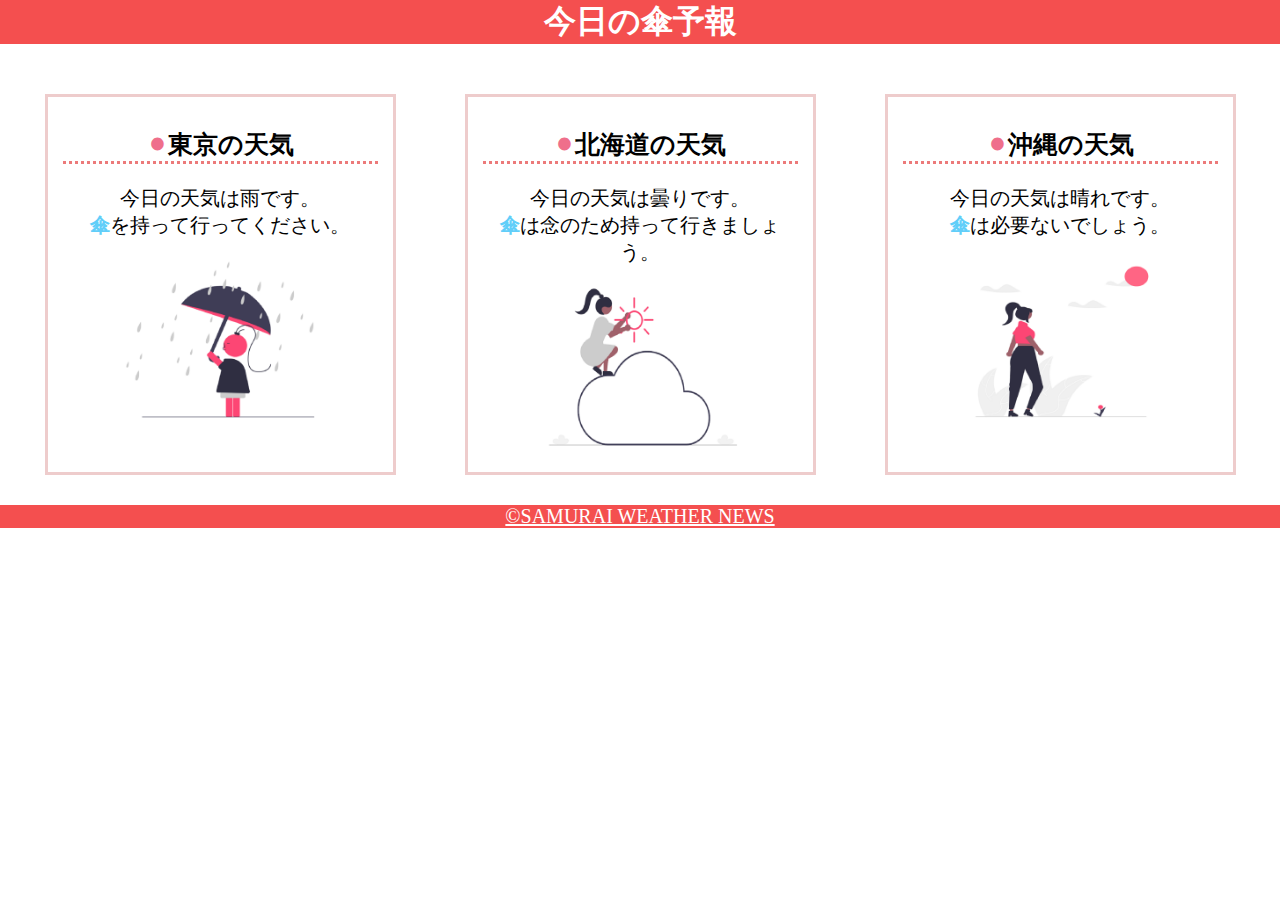
<file: html-css-basic-kadai/kadai_022/kadai_022.html>
<!DOCTYPE html>
<html lang="ja">
    <head>
        <meta charset="utf-8">
        <meta name="viewport" content="width=device-width, initial-scale=1.0">
        <title>22章課題</title>
        <meta name="discription" content="このページは22章の課題です。">
        <link rel="stylesheet" href="./style.css">
    </head>
    <body>
        <header>
            <h1>今日の傘予報</h1>
        </header>
        <main>
            <div id="parent">
                <div class="contents">
                    <h2>東京の天気</h2>
                    <p>今日の天気は雨です。</p>
                    <p>傘を持って行ってください。</p>
                    <img src="./images/rainy.png" alt="">
                </div>
                <div class="contents">
                    <h2>北海道の天気</h2>
                    <p>今日の天気は曇りです。</p>
                    <p>傘は念のため持って行きましょう。</p>
                    <img src="./images/cloudy.png" alt="">
                </div>
                <div class="contents">
                    <h2>沖縄の天気</h2>
                    <p>今日の天気は晴れです。</p>
                    <p>傘は必要ないでしょう。</p>
                    <img src="./images/sunny.png" alt="">
                </div>
            </div>
        </main>
        <footer>
            <a href="https://www.sejuku.net/corp/">&copy;SAMURAI WEATHER NEWS</a>
        </footer>
    </body>
</html>
</file>
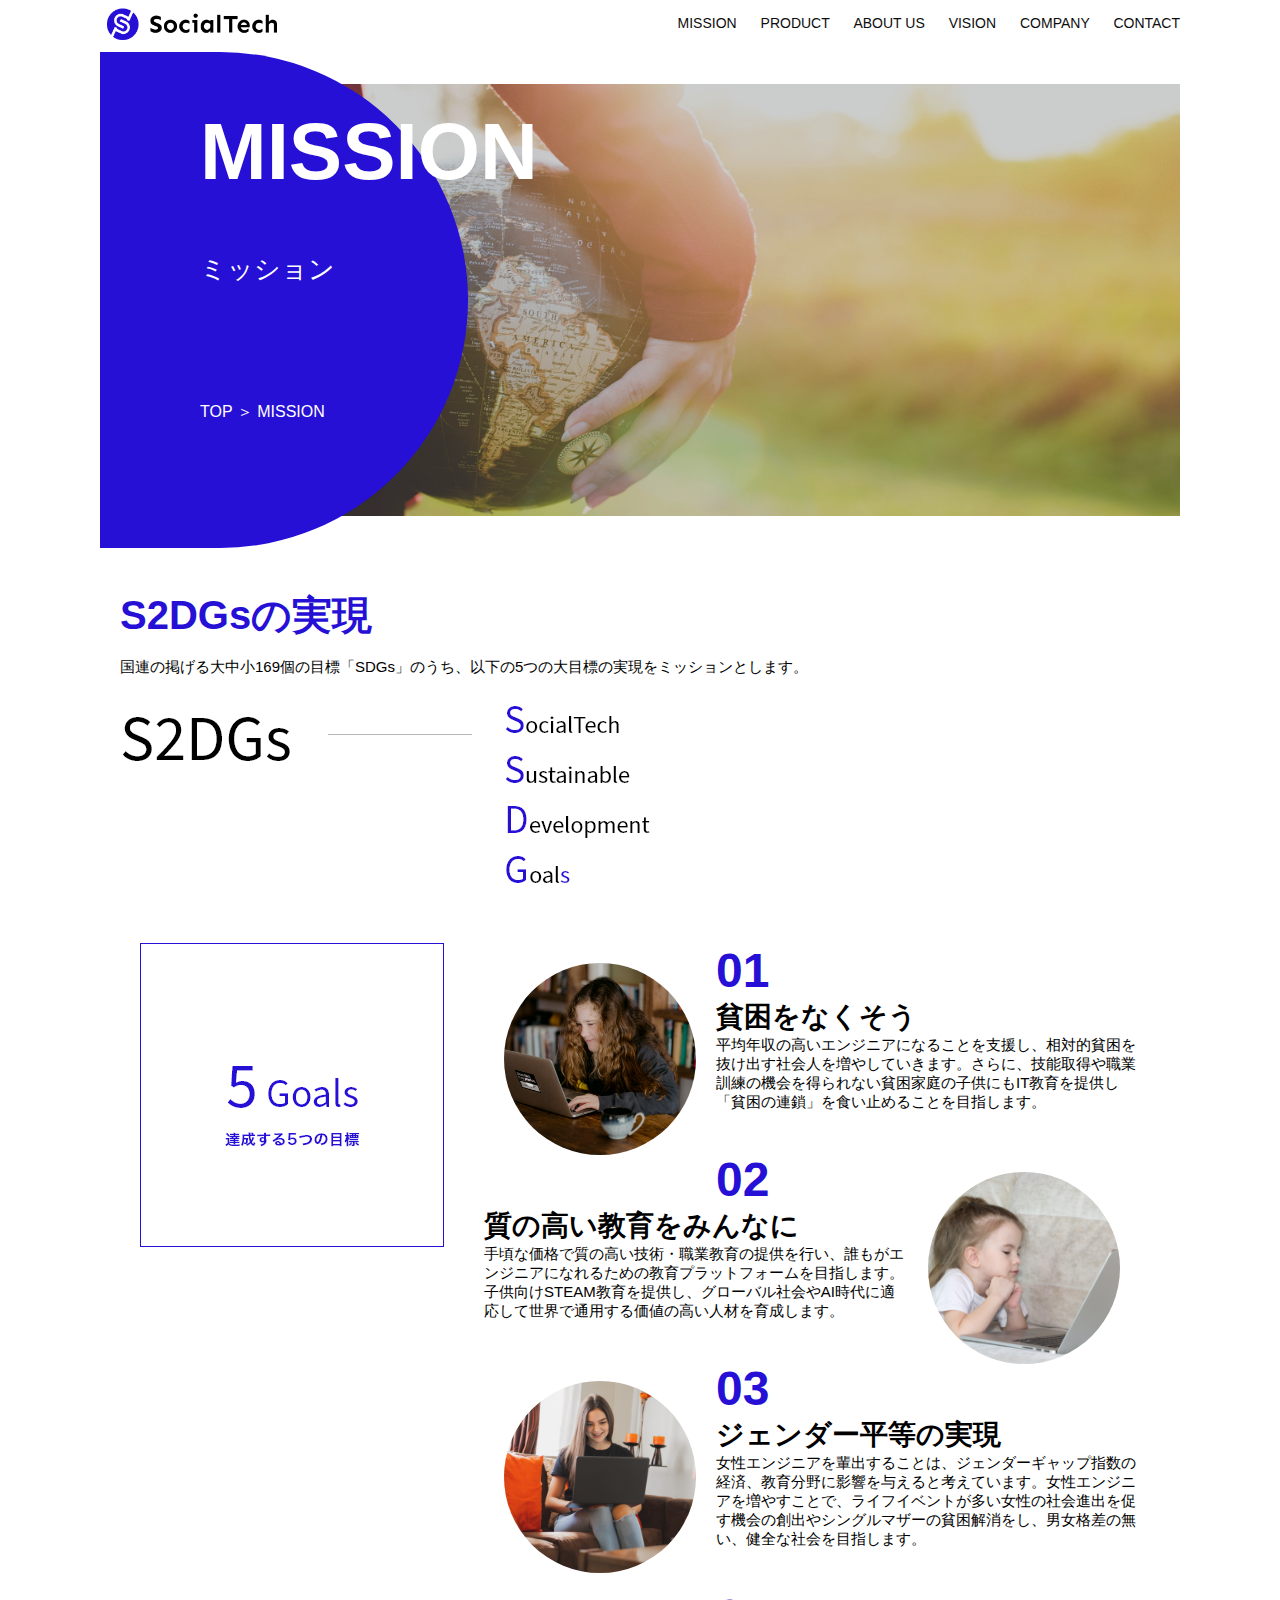
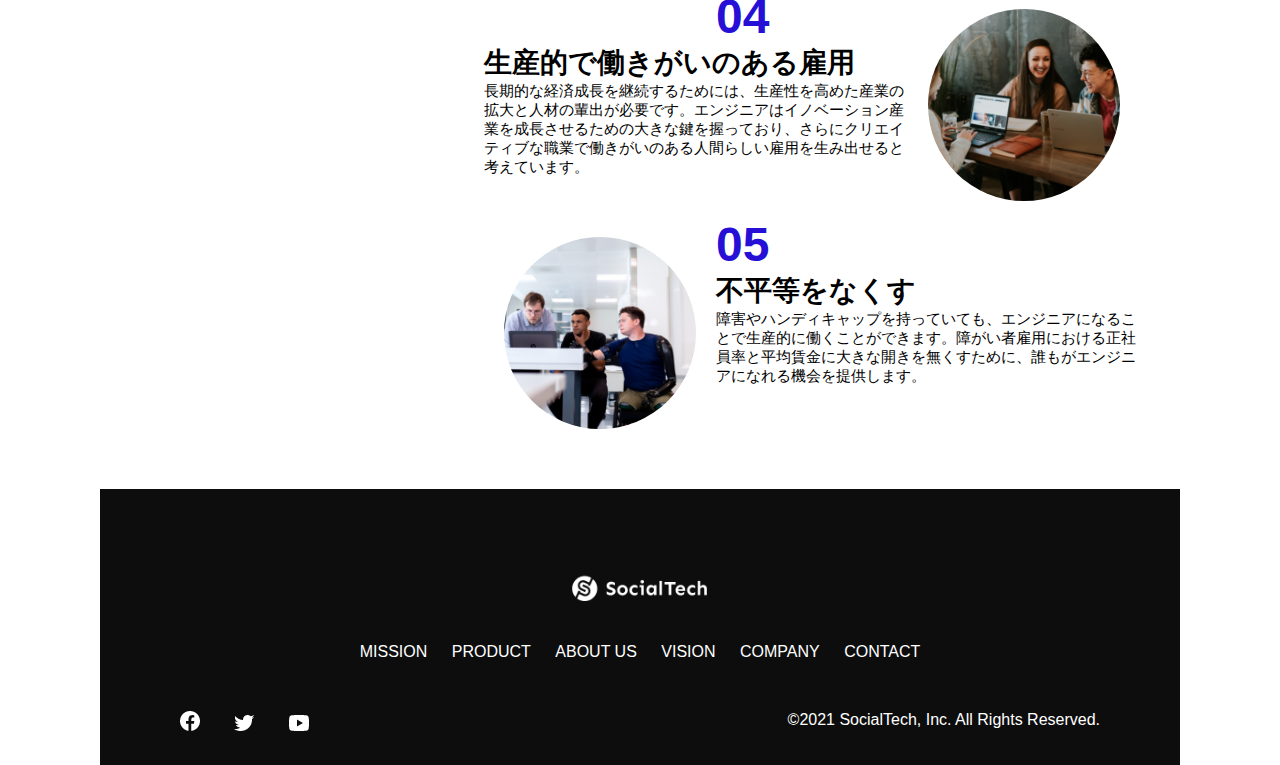
<file: html-css-basic-kadai/kadai_tutorial_output/mission.html>
<!DOCTYPE html>
<html>
    <head>
        <title>SocialTech - MISSON ミッション</title>
        <meta charset="utf-8">
        <meta name="description" content="SocialTechが目指す5つの目標（S2DGs）を紹介します">
        <meta name="viewport" content="width=device-width,initial-scale=1.0">
        <link rel="stylesheet" href="style.css">
    </head>
    <body>
        <!-- ヘッダー -->
        <header>
            <!-- ロゴ -->
            <a href="index.html" id="logo"><img src="images/logo.png" alt="トップページに戻る"></a>

            <!-- PC用ナビゲーション -->
            <nav id="nav-pc">
                <a href="mission.html">MISSION</a>
                <a href="product.html">PRODUCT</a>
                <a href="index.html#aboutus">ABOUT US</a>
                <a href="index.html#vision">VISION</a>
                <a href="index.html#company">COMPANY</a>
                <a href="index.html#contact">CONTACT</a>
            </nav>

            <!-- スマホ用メニューボタン -->
            <img id="menu-sp" src="images/button-menu.png" alt="ナビゲーションを開く" onclick="document.getElementById('nav-sp').style.display = 'block'">

            <!-- スマホ用ナビゲーション -->
            <nav id="nav-sp">
                <img id="close" src="images/button-close.png" alt="ナビゲーションを閉じる" onclick="document.getElementById('nav-sp').style.display = 'none'">
                <a id="logo-sp" href="index.html" onclick="document.getElementById('nav-sp').style.display = 'none'"><img src="images/logo-sp.png" alt="トップページに戻る"></a>
                <a class="menu" href="mission.html" onclick="document.getElementById('nav-sp').style.display = 'none'">MISSION</a>
                <a class="menu" href="product.html" onclick="document.getElementById('nav-sp').style.display = 'none'">PRODUCT</a>
                <a class="menu" href="index.html#aboutus" onclick="document.getElementById('nav-sp').style.display = 'none'">ABOUT US</a>
                <a class="menu" href="index.html#vision" onclick="document.getElementById('nav-sp').style.display = 'none'">VISION</a>
                <a class="menu" href="index.html#company" onclick="document.getElementById('nav-sp').style.display = 'none'">COMPANY</a>
                <a class="menu" href="index.html#contact" onclick="document.getElementById('nav-sp').style.display = 'none'">CONTACT</a>
                <div id="sns">
                    <a href="https://www.facebook.com/sejuku2013"><img src="images/button-facebook.png" alt="Facebookのリンク"></a>
                    <a href="https://twitter.com/samuraijuku"><img src="images/button-twitter.png" alt="Twitterのリンク"></a>
                    <a href="https://www.youtube.com/channel/UCCFOQO5aDK0xXam4cUQXT8g"><img src="images/button-youtube.png" alt="YouTubeのリンク"></a>
                </div>
            </nav>
        </header>
        <main>
            <article>
                <section id="mission-main">
                    <div id="mission-title">
                        <h1>MISSION</h1>
                        <span>ミッション</span>
                        <div>TOP ＞ MISSION</div>
                    </div>
                </section>
                <section id="mission-s2dgs">
                    <h2 class="mission-h2">S2DGsの実現</h2>
                    <p>国連の掲げる大中小169個の目標「SDGs」のうち、以下の5つの大目標の実現をミッションとします。</p>
                    <img src="images/mission/mission-s2dgs.png" alt="S2DGs">
                </section>
                <section id="mission-5goals">
                    <div>
                        <img id="s2dgs-image" src="images/mission/mission-5goals.png" alt="5Goals">
                    </div>
                    <div>
                        <div>
                            <img class="fivegoals-image-left" src="images/mission/mission-5goals01.png" alt="PCを操作する女の子">
                            <span class="fivegoals-number">01</span>
                            <h3 class="fivegoals-h3">貧困をなくそう</h3>
                            <p class="fivegoals-p">
                                平均年収の高いエンジニアになることを支援し、相対的貧困を抜け出す社会人を増やしていきます。さらに、技能取得や職業訓練の機会を得られない貧困家庭の子供にもIT教育を提供し「貧困の連鎖」を食い止めることを目指します。
                            </p>
                        </div>

                        <div>
                            <img class="fivegoals-image-right" src="images/mission/mission-5goals02.png" alt="PCを見つめる小さい女の子">
                            <span class="fivegoals-number">02</span>
                            <h3 class="fivegoals-h3">質の高い教育をみんなに</h3>
                            <p class="fivegoals-p">
                                手頃な価格で質の高い技術・職業教育の提供を行い、誰もがエンジニアになれるための教育プラットフォームを目指します。子供向けSTEAM教育を提供し、グローバル社会やAI時代に適応して世界で通用する価値の高い人材を育成します。
                            </p>
                        </div>

                        <div>
                            <img class="fivegoals-image-left" src="images/mission/mission-5goals03.png" alt="PCを操作する女性">
                            <span class="fivegoals-number">03</span>
                            <h3 class="fivegoals-h3">ジェンダー平等の実現</h3>
                            <p class="fivegoals-p">
                                女性エンジニアを輩出することは、ジェンダーギャップ指数の経済、教育分野に影響を与えると考えています。女性エンジニアを増やすことで、ライフイベントが多い女性の社会進出を促す機会の創出やシングルマザーの貧困解消をし、男女格差の無い、健全な社会を目指します。
                            </p>
                        </div>
                        
                        <div>
                            <img class="fivegoals-image-right" src="images/mission/mission-5goals04.png" alt="笑顔で話し合う3人の男女">
                            <span class="fivegoals-number">04</span>
                            <h3 class="fivegoals-h3">生産的で働きがいのある雇用</h3>
                            <p class="fivegoals-p">
                                長期的な経済成長を継続するためには、生産性を高めた産業の拡大と人材の輩出が必要です。エンジニアはイノベーション産業を成長させるための大きな鍵を握っており、さらにクリエイティブな職業で働きがいのある人間らしい雇用を生み出せると考えています。
                            </p>
                        </div>
                        
                        <div>
                            <img class="fivegoals-image-left" src="images/mission/mission-5goals05.png" alt="障害を持つ男性が生き生きと働く様子">
                            <span class="fivegoals-number">05</span>
                            <h3 class="fivegoals-h3">不平等をなくす</h3>
                            <p class="fivegoals-p">
                                障害やハンディキャップを持っていても、エンジニアになることで生産的に働くことができます。障がい者雇用における正社員率と平均賃金に大きな開きを無くすために、誰もがエンジニアになれる機会を提供します。
                            </p>
                        </div>
                    </div>
                </section>
            </article>
            <footer>
                <div id="footer-logo">
                    <img src="images/logo-sp.png" alt="SocialTech">
                </div>
                <div id="footer-link">
                    <a href="mission.html">MISSION</a>
                    <a href="product.html">PRODUCT</a>
                    <a href="index.html#aboutus">ABOUT US</a>
                    <a href="index.html#vision">VISION</a>
                    <a href="index.html#company">COMPANY</a>
                    <a href="index.html#contact">CONTACT</a>
                </div>
                <div id="sns-footer">
                    <a href="https://www.facebook.com/sejuku2013"><img src="images/button-facebook.png" alt="Facebookのリンク"></a>
                    <a href="https://twitter.com/samuraijuku"><img src="images/button-twitter.png" alt="Twitterのリンク"></a>
                    <a href="https://www.youtube.com/channel/UCCFOQO5aDK0xXam4cUQXT8g"><img src="images/button-youtube.png" alt="YouTubeのリンク"></a>
                    <span id="copyright">&copy;2021 SocialTech, Inc. All Rights Reserved. </span>
                </div>
            </footer>
        </main>
    </body>
</html>
</file>
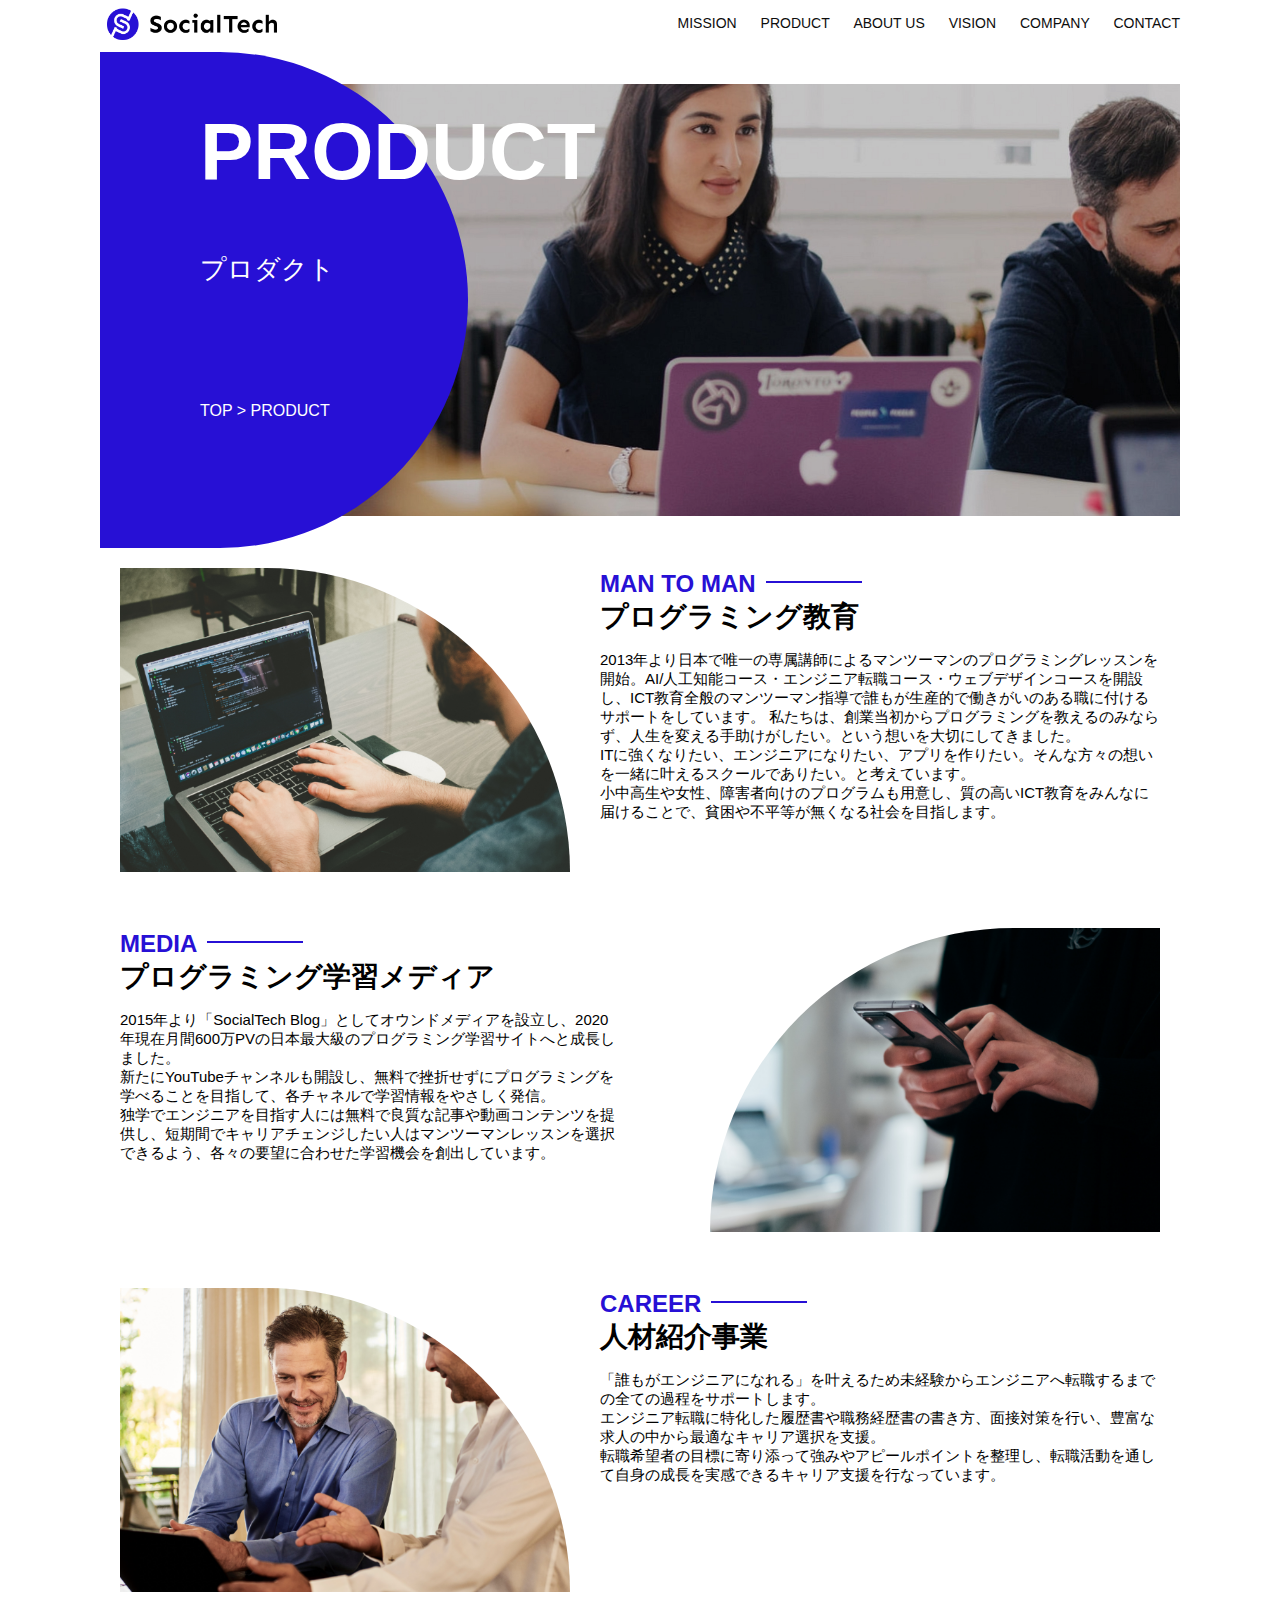
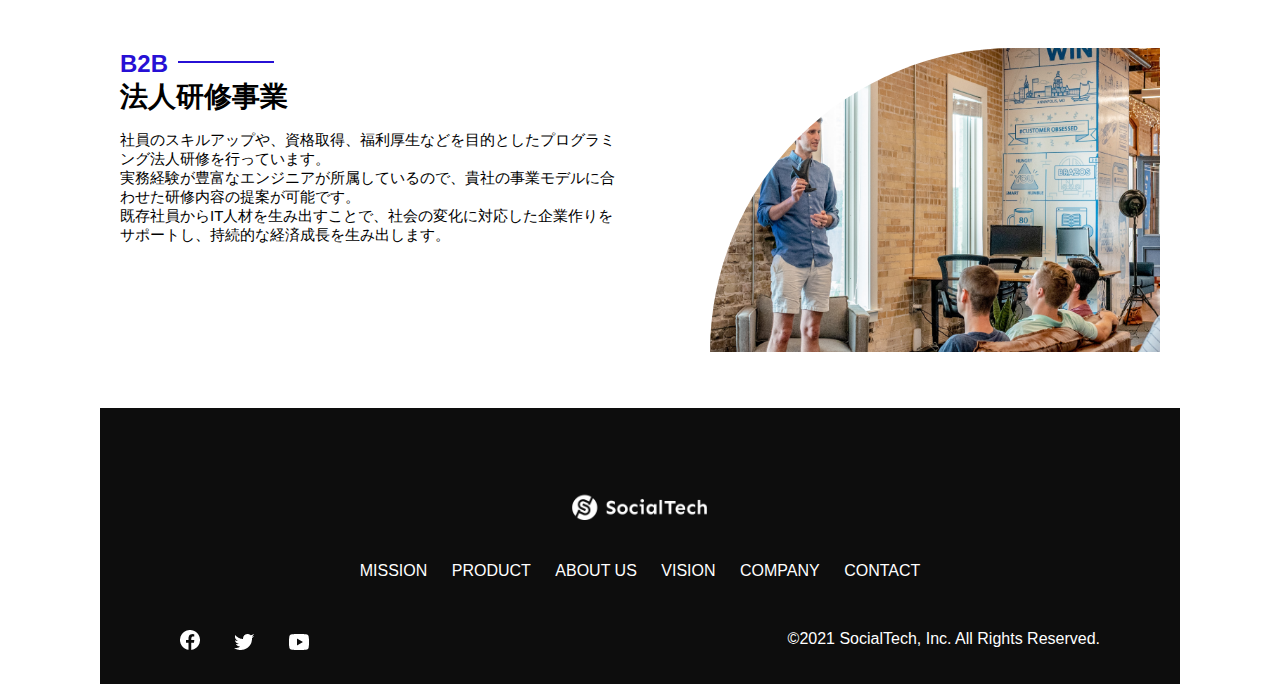
<file: html-css-basic-kadai/kadai_tutorial_output/product.html>
<!DOCTYPE html>
<html>
    <head>
        <title>SocialTech -PRODUCT プロダクト-</title>
        <meta charset="utf-8">
        <meta name="description" content="SocialTechの4つのプロダクトを紹介します">
        <meta name="viewport" content="width=device-width, initial-scale=1.0">
        <link rel="stylesheet" href="style.css">
    </head>
    <body>
        <!-- ヘッダー -->
        <header>
            <!-- ロゴ -->
            <a href="index.html" id="logo"><img src="images/logo.png" alt="トップページに戻る"></a>

            <!-- PC用ナビゲーション -->
            <nav id="nav-pc">
                <a href="mission.html">MISSION</a>
                <a href="product.html">PRODUCT</a>
                <a href="index.html#aboutus">ABOUT US</a>
                <a href="index.html#vision">VISION</a>
                <a href="index.html#company">COMPANY</a>
                <a href="index.html#contact">CONTACT</a>
            </nav>

            <!-- スマホ用メニューボタン -->
            <img id="menu-sp" src="images/button-menu.png" alt="ナビゲーションを開く" onclick="document.getElementById('nav-sp').style.display = 'block'">

            <!-- スマホ用ナビゲーション -->
            <nav id="nav-sp">
                <img id="close" src="images/button-close.png" alt="ナビゲーションを閉じる" onclick="document.getElementById('nav-sp').style.display = 'none'">
                <a id="logo-sp" href="index.html" onclick="document.getElementById('nav-sp').style.display = 'none'"><img src="images/logo-sp.png" alt="トップページに戻る"></a>
                <a class="menu" href="mission.html" onclick="document.getElementById('nav-sp').style.display = 'none'">MISSION</a>
                <a class="menu" href="product.html" onclick="document.getElementById('nav-sp').style.display = 'none'">PRODUCT</a>
                <a class="menu" href="index.html#aboutus" onclick="document.getElementById('nav-sp').style.display = 'none'">ABOUT US</a>
                <a class="menu" href="index.html#vision" onclick="document.getElementById('nav-sp').style.display = 'none'">VISION</a>
                <a class="menu" href="index.html#company" onclick="document.getElementById('nav-sp').style.display = 'none'">COMPANY</a>
                <a class="menu" href="index.html#contact" onclick="document.getElementById('nav-sp').style.display = 'none'">CONTACT</a>
                <div id="sns">
                    <a href="https://www.facebook.com/sejuku2013"><img src="images/button-facebook.png" alt="Facebookのリンク"></a>
                    <a href="https://twitter.com/samuraijuku"><img src="images/button-twitter.png" alt="Twitterのリンク"></a>
                    <a href="https://www.youtube.com/channel/UCCFOQO5aDK0xXam4cUQXT8g"><img src="images/button-youtube.png" alt="YouTubeのリンク"></a>
                </div>
            </nav>
        </header>
        <main>
            <article>
                <section id="product-main">
                    <div id="product-title">
                        <h1>PRODUCT</h1>
                        <span>プロダクト</span>
                        <div>TOP > PRODUCT</div>
                    </div>
                </section>
                <section class="product-section1">
                    <img src="images/product/product-mantoman.png" alt="PCでコードを書く男性">
                    <div>
                        <h2 class="product-h2">MAN TO MAN</h2>
                        <h3 class="product-h3">プログラミング教育</h3>
                        <p>
                            2013年より日本で唯一の専属講師によるマンツーマンのプログラミングレッスンを開始。AI/人工知能コース・エンジニア転職コース・ウェブデザインコースを開設し、ICT教育全般のマンツーマン指導で誰もが生産的で働きがいのある職に付けるサポートをしています。
                            私たちは、創業当初からプログラミングを教えるのみならず、人生を変える手助けがしたい。という想いを大切にしてきました。<br>ITに強くなりたい、エンジニアになりたい、アプリを作りたい。そんな方々の想いを一緒に叶えるスクールでありたい。と考えています。<br>小中高生や女性、障害者向けのプログラムも用意し、質の高いICT教育をみんなに届けることで、貧困や不平等が無くなる社会を目指します。
                        </p>
                    </div>
                </section>
                <section class="product-section2">
                    <div>
                        <h2 class="product-h2">MEDIA</h2>
                        <h3 class="product-h3">プログラミング学習メディア</h3>
                        <p>2015年より「SocialTech
                            Blog」としてオウンドメディアを設立し、2020年現在月間600万PVの日本最大級のプログラミング学習サイトへと成長しました。<br>新たにYouTubeチャンネルも開設し、無料で挫折せずにプログラミングを学べることを目指して、各チャネルで学習情報をやさしく発信。<br>独学でエンジニアを目指す人には無料で良質な記事や動画コンテンツを提供し、短期間でキャリアチェンジしたい人はマンツーマンレッスンを選択できるよう、各々の要望に合わせた学習機会を創出しています。
                        </p>
                    </div>
                    <img src="images/product/product-media.png" alt="スマートフォンを操作する人">
                </section>
                <section class="product-section1">
                    <img src="images/product/product-career.png" alt="笑顔で話し合う2人の男性">
                    <div>
                        <h2 class="product-h2">CAREER</h2>
                        <h3 class="product-h3">人材紹介事業</h3>
                        <p>
                        「誰もがエンジニアになれる」を叶えるため未経験からエンジニアへ転職するまでの全ての過程をサポートします。<br>エンジニア転職に特化した履歴書や職務経歴書の書き方、面接対策を行い、豊富な求人の中から最適なキャリア選択を支援。<br>転職希望者の目標に寄り添って強みやアピールポイントを整理し、転職活動を通して自身の成長を実感できるキャリア支援を行なっています。<br>
                        </p>
                    </div>
                </section>
                <section class="product-section2">
                    <div>
                        <h2 class="product-h2">B2B</h2>
                        <h3 class="product-h3">法人研修事業</h3>
                        <p>
                            社員のスキルアップや、資格取得、福利厚生などを目的としたプログラミング法人研修を行っています。<br>実務経験が豊富なエンジニアが所属しているので、貴社の事業モデルに合わせた研修内容の提案が可能です。<br>既存社員からIT人材を生み出すことで、社会の変化に対応した企業作りをサポートし、持続的な経済成長を生み出します。
                        </p>
                    </div>
                    <img src="images/product/product-b2b.png" alt="講演中の男性とそれを聴く人々">
                </section>
            </article>
            <footer>
                <div id="footer-logo">
                    <img src="images/logo-sp.png" alt="SocialTech">
                </div>
                <div id="footer-link">
                    <a href="mission.html">MISSION</a>
                    <a href="product.html">PRODUCT</a>
                    <a href="index.html#aboutus">ABOUT US</a>
                    <a href="index.html#vision">VISION</a>
                    <a href="index.html#company">COMPANY</a>
                    <a href="index.html#contact">CONTACT</a>
                </div>
                <div id="sns-footer">
                    <a href="https://www.facebook.com/sejuku2013"><img src="images/button-facebook.png" alt="Facebookのリンク"></a>
                    <a href="https://twitter.com/samuraijuku"><img src="images/button-twitter.png" alt="Twitterのリンク"></a>
                    <a href="https://www.youtube.com/channel/UCCFOQO5aDK0xXam4cUQXT8g"><img src="images/button-youtube.png" alt="YouTubeのリンク"></a>
                    <span id="copyright">&copy;2021 SocialTech, Inc. All Rights Reserved. </span>
                </div>
            </footer>
        </main>
    </body>
</html>
</file>
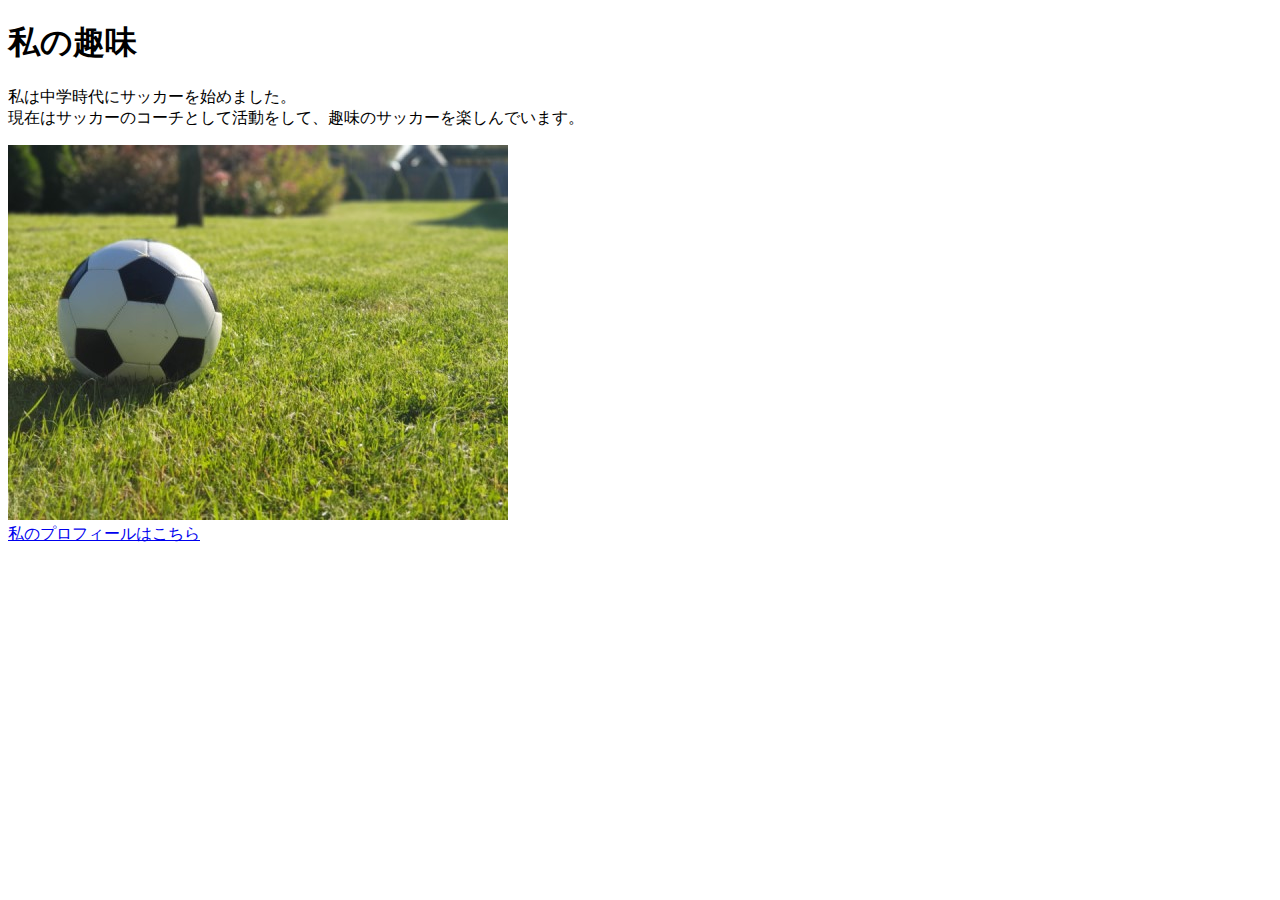
<file: html-css-basic-kadai/kadai_005/html/kadai_005.html>
<!DOCTYPE html>
<html lang="ja">
    <head>
        <meta charset="UTF-8">
        <title>５章課題</title>
        <meta name="description" content="このページは５章課題です。">
    </head>
    <body>
        <h1>私の趣味</h1>
        <p>私は中学時代にサッカーを始めました。<br>現在はサッカーのコーチとして活動をして、趣味のサッカーを楽しんでいます。</p>
        <img src="../images/sample.jpg" alt="">
        <br>
        <a href="https://twitter.com/samuraijuku">私のプロフィールはこちら</a>
    </body>
</html>
</file>
<file: html-css-basic-kadai/html-css-kadai_013/style.css>
/* PC、スマホ共通スタイル */
body {
  font-family: "Source Sans Pro", "Hiragino Kaku Gothic ProN", Meiryo, Arial,
    sans-serif;
}

p {
  font-size: 15px;
}

#main-visual>img {
  width: 100%;
}

/*================
PC用のスタイル 
=================*/
@media screen and (min-width: 768px) {
  /* 横幅設定 */
  body {
    max-width: 1080px;
    min-width: 960px;
    margin: 0 auto 0 auto;
  }

  /* ヘッダー */
  header {
    display: flex;
    justify-content: space-between;
  }

  /* ナビゲーションのレイアウト */
  #nav-pc {
    text-align: right;
    font-size: 14px;
    padding-top: 15px;
  }

  /* ナビゲーションのリンクの装飾設定 */
  #nav-pc>a {
    text-decoration: none;
    margin-left: 20px;
  }

  #nav-pc>a:link {
    color: #0d0d0d;
  }

  #nav-pc>a:visited {
    color: #0d0d0d;
  }

  #nav-pc>a:hover {
    color: #0d0d0d;
    text-decoration: underline;
  }

  #nav-pc>a:active {
    color: #0d0d0d;
  }
  #menu-sp{
    display: none;
  }
  #nav-sp{
    display: none;
  }
}
@media  screen and (max-width:767px){
  body {
    min-width: 375px;
    margin: 0;
  }
  /* pcのナビゲーションを非表示に */
  #nav-pc{
    display: none;
  }
  /* ハンバーガーメニュー */
  #menu-sp{
    float: right;
    padding: 0;
  }
  /* スマホ用ナビゲーション */
  #nav-sp{
    background-color: #ce933e;
    position: absolute;
    left: 0;
    top: 0;
    height: 100%;
    width: 100%;
    display: none;
    z-index: 100;
  }
  /* xボタン */
  #close{
    position: absolute;
    top: 20px;
    right: 20px;
  }
  /* ナビゲーションメニュー用ロゴ */
  #logo-sp{
    margin: 80px 0 30px 20px;
  }
  #nav-sp > a{
    display: block;
  }
  #nav-sp > a:link{
    color: #ffffff;
  }
  #nav-sp > a:visited{
    color: #ffffff;
  }
  #nav-sp > a:hover{
    text-decoration: underline;
  }
  #nav-sp > a:active{
    color: #ffffff;
  }
  #nav-sp > .menu{
    text-decoration: none;
    display: block;
    margin: 0 20px 0 20px;
    height: 44px;
    font-size: 16px;
    background-image: url("images/arrow.png");
    background-repeat: no-repeat;
    background-position: right top;
  }
}
</file>
<file: html-css-basic-kadai/kadai_tutorial_output/style.css>
/* PC、スマホ共通スタイル */
body {
  font-family: "Source Sans Pro", "Hiragino Kaku Gothic ProN", Meiryo, Arial,
    sans-serif;
}

p {
  font-size: 15px;
}
.arrow-right{
  color: #2710d5;
}
#submit{
  margin-top: 50px;
}
/*================
PC用のスタイル 
=================*/
@media screen and (min-width: 768px){

/* 横幅設定 */
body {
  max-width: 1080px;
  min-width: 900px;
  margin: 0 auto 0 auto;
}

/* ヘッダー */
header {
  display: flex;
  justify-content: space-between;
}

/* ナビゲーションのレイアウト */
#nav-pc {
  text-align: right;
  font-size: 14px;
  padding-top: 15px;
}

/* ナビゲーションのリンクの装飾設定 */
#nav-pc > a {
  text-decoration: none;
  margin-left: 20px;
}

#nav-pc > a:link {
  color: #0d0d0d;
}

#nav-pc > a:visited {
  color: #0d0d0d;
}

#nav-pc > a:hover {
  color: #0d0d0d;
  text-decoration: underline;
}

#nav-pc > a:active {
  color: #0d0d0d;
}
/* スマホ用ナビを非表示 */
#nav-sp,
#menu-sp{
  display: none;
}

/* メインビジュアル*/
#main-visual {
  position: relative;
  height: 400px;
}

#main-message {
  position: absolute;
  top: 0;
  left: 0;
  background-color: #2710d5;
  color: #ffffff;
  border-radius: 0 0 476px 0;
  max-width: 620px;
  height: 100%;
  width: 100%;
  z-index: 11;
}

#main-message>h1 {
  font-size: 60px;
  font-weight: bold;
  margin: 100px 0 0 50px;
}

#main-message>p {
  font-size: 28px;
  margin: 0 0 0 50px;
}

#main-visual>img {
  max-width: 620px;
  border-radius: 476px 0 0 0;
  position: absolute;
  top: 0;
  right: 0;
  z-index: 10;
}

/* 見出し */
h2 {
  margin: 40px 0 0 0;
}

h2::after {
  content: url("images/line.png");
  margin-left: 10px;
}

h3 {
  font-size: 27px;
}

/* ミッション */
#mission {
  margin: 80px auto 80px auto;
  width: 100%;
}

#mission-flex {
  width: 100%;
  display: flex;
}

#mission-flex>div {
  width: 50%;
  margin: 20px;
}

#mission-photo {
  width: 100%;
}

#s2dgs {
  margin-top: 50px;
  width: 100%;
}

/* プロダクト */
#product {
  background-color: #fafafa;
  margin: 80px 0 80px 0;
  padding: 10px 40px 0px 40px;
}

/* 外枠 */
#product>div {
  margin-top: 40px;
  display: flex;
}

/* 左のカラム */
#product-left {
  width: 50%;
  margin-right: 20px;
}

/* 右のカラム */
#product-right {
  width: 50%;
  margin-left: 20px;
  margin-top: 80px;
}

/* 画像＋説明の枠 */
#product-left>div {
  position: relative;
  height: 480px;
  margin-right: 20px;
}

#product-right>div {
  position: relative;
  height: 480px;
  margin-right: 20px;
}

/* 画像 */
.product-photo {
  width: 100%;
}

/* 説明文の枠 */
.product-explain {
  background-color: #ffffff;
  position: absolute;
  left: 0;
  top: 280px;
  margin: 0 40px 0 40px;
  padding: 20px;
  box-shadow: 5px 5px 10px rgba(0, 0, 0, 0.05);
}

/* 説明文の英語 */
.product-explain>span {
  color: #2710d5;
  font-weight: bold;
  font-size: 16px;
  margin: 0;
}

/* 説明文の見出し */
.product-explain>h3 {
  margin: 5px 0 5px 0;
  font-size: 20px;
}

/* 説明文 */
.product-explain>p {
  font-size: 14px;
  margin: 0;
}

/* 「もっとみる」ボタン */
#product-more {
  margin: 0 auto -42px auto;
}

/* ABOUT US */
#aboutus {
  margin: 80px auto 80px auto;
}

/* 3つの組織文化と画像を入れる枠 */
#aboutus>div {
  display: flex;
}

/* 画像 */
.culture-img {
  width: 100%;
  align-self: flex-start;
}

.culture-img2 {
  margin-top: 50px;
  width: 100%;
}

/* 3つの組織文化の表 */
.culture-table {
  margin-right: 50px;
}

/* 番号 */
.culture-num {
  font-size: 80px;
  color: #2710d5;
  margin: 0 20px 0 0;
}

/* 組織文化英語 */
.culture-en {
  color: #2710d5;
  font-weight: bold;
  font-size: 24px;
  display: block;
}

/* 組織文化日本語 */
.culture-jp {
  font-size: 28px;
  font-weight: bold;
}

/* 説明文 */
.culture-description {
  margin: 0;
}

/* ビジョン */
#vision {
  margin: 80px auto 80px auto;
}

/* セクション内の外枠 */
#vision>div {
  width: 100%;
  display: flex;
  justify-content: space-between;
  flex-wrap: wrap;
}

/* 7つの行動指針の枠 */
.vision-box {
  width: 300px;
  height: 300px;
  margin-bottom: 30px;
  position: relative;
}

.vision-box>img {
  width: 100%;
  height: auto;
  position: absolute;
  top: 0;
  left: 0;
  z-index: 30;
}

.vision-box>span {
  position: absolute;
  top: 0;
  left: 0;
  z-index: 31;
  margin-right: 20px;
}

.vision-box>span>h4 {
  color: #2710d5;
  font-size: 19px;
  margin: 80px 0 0 0;
  
}

.vision-box>span>h4::first-letter {
  font-size: 40px;
}

.vision-box>span>h5 {
  font-size: 20px;
  margin: 0 0 0 0;
}

.vision-box>span>p {
  margin: 10px 0 0 0;
}

/* 会社概要 */
#company {
  margin: 80px auto 80px auto;
}

#company-table {
  width: 100%;
}

.tableheader {
  text-align: left;
  padding: 20px;
  border-bottom-color: #2710d5;
  border-bottom-width: 1px;
  border-bottom-style: solid;
  width: 100px;
}

.tableheader-first {
  text-align: left;
  padding: 20px;
  border-bottom-color: #2710d5;
  border-bottom-width: 1px;
  border-bottom-style: solid;
  border-top-color: #2710d5;
  border-top-width: 1px;
  border-top-style: solid;
  width: 100px;
}

.cell {
  padding: 30px;
  border-bottom-color: #ececec;
  border-bottom-width: 1px;
  border-bottom-style: solid;
}

.cell-first {
  padding: 30px;
  border-bottom-color: #ececec;
  border-bottom-width: 1px;
  border-bottom-style: solid;
  border-top-color: #ececec;
  border-top-width: 1px;
  border-top-style: solid;
}

#company>iframe {
  width: 100%;
  height: 368px;
  margin-top: 40px;
}

/* お問い合わせ */
#contact {
  margin: 80px auto 80px auto;
}

/* 外枠 */
#contact>form>div {
  display: flex;
  flex-direction: row;
  flex-wrap: wrap;
  padding-bottom: 30px;
}

/* 左列の見出し */
.contact-heading {
  width: 240px;
  align-self: center;
}

/* 見出しのラベル */
.contact-label {
  font-weight: bold;
}

/* 必須 */
.contact-span {
  color: #ce2222;
  margin: 0 0 0 20px;
  font-weight: bold;
}

/* テキストボックス */
.contact-textbox {
  border-top: 0;
  border-left: 0;
  border-right: 0;
  border-bottom-width: 1px;
  border-bottom-color: #707070;
  border-style: solid;
  background-color: #fafafa;
  width: 400px;
  height: 56px;
}

/* お問い合わせ内容のテキストエリア */
.contact-textarea {
  border-top: 0;
  border-left: 0;
  border-right: 0;
  border-bottom-width: 1px;
  border-bottom-color: #707070;
  background-color: #fafafa;
  width: 400px;
  height: 200px;
}

/* 個人情報の取り扱い */
details {
  width: 700px;
}

details>div {
  background-color: #fafafa;
  padding: 20px;
}

details>div>span {
  font-weight: bold;
}

/* フッター */
footer {
  background-color: #0d0d0d;
  text-align: center;
  padding: 80px 80px 30px 80px;
}

#footer-logo {
  margin-bottom: 30px;
}

#footer-link {
  margin-bottom: 50px;
}
#footer-link > a {
  text-decoration: none;
  margin: 10px;
}
#footer-link > a:link {
  color: #ffffff;
}
#footer-link > a:visited {
  color: #ffffff;
}
#footer-link > a:hover {
  color: #ffffff;
  text-decoration: underline;
}
#footer-link > a:active {
  color: #ffffff;
}

#sns-footer {
  text-align: left;
  width: 100%;
}

#sns-footer > a {
  margin-right: 30px;
}

#copyright {
  color: #ffffff;
  float: right;
}

/* mission.html用スタイル */
/* ミッションのメインビジュアル */
  #mission-main{
    height: 496px;
    width: 100%;
    background-image: url("images/mission/mission-main.png");
    background-repeat: no-repeat;
    background-position-y: center;
  }
  #mission-title{
    background-color: #2710d5;
    width: 368px;
    color: #ffffff;
    height: 496px;
    border-radius: 0 248px 248px 0;
    position: relative;
  }
  #mission-title > h1{
    position: absolute;
    top: 0;
    left: 100px;
    font-size: 80px;
  }
  #mission-title > span{
    position: absolute;
    top: 200px;
    left: 100px;
    font-size: 26px;
  }
  #mission-title > div{
    position: absolute;
    top: 350px;
    left: 100px;
    font-size: 16px;
  }

  #mission-s2dgs {
    width: 100%;
    margin: 20px;
  }

  .mission-h2 {
    color: #2710d5;
    font-size: 40px;
  }

  .mission-h2::after {
    content: none;
  }

  #mission-5goals{
    margin: 20px;
    display: flex;
  }
  #mission-5goals > div{
    flex-grow: 1;
    padding: 20px;
  }
  #mission-5goals > div > div{
    margin-bottom: 40px;
  }
  .fivegoals-image-right{
    float: right;
    margin: 20px;
  }
  .fivegoals-image-left{
    float: left;
    margin: 20px;
  }
  .fivegoals-number{
    color: #2710d5;
    font-size: 48px;
    font-weight: bold;
    margin: 0;
  }
  .fivegoals-h3{
    font-size: 28px;
    margin: 0;
  }
  .fivegoals-p{
    margin: 0;
  }
  /* プロダクトページ */
  #product-main{
    height: 496px;
    width: 100%;
    background-image: url("images/product/product-main.png");
    background-repeat: no-repeat;
    background-position-y: center;
  }
  #product-title{
    background-color: #2710d5;
    width: 368px;
    color: #ffffff;
    height: 496px;
    border-radius: 0 248px 248px 0;
    position: relative;
  }
  #product-title > h1{
    position: absolute;
    top: 0;
    left: 100px;
    font-size: 80px;
  }
  #product-title > span {
    position: absolute;
    top: 200px;
    left: 100px;
    font-size: 26px;
  }
  #product-title >div {
    position: absolute;
    top: 350px;
    left: 100px;
    font-size: 16px;
  }
  /* セクション1 */
  .product-section1{
    position: relative;
    margin: 20px;
    height: 340px;
  }
  .product-section1 > img{
    position: absolute;
    top: 0;
    left: 0;
    width: 450px;
    margin: 0 40px 30px 0;
    border-radius: 0 432px 0 0;
  }
  .product-section1 > div{
    position: absolute;
    top: 0;
    left: 480px;
  }
  /* セクション2 */
  .product-section2{
    position: relative;
    margin: 20px;
    height: 340px;
  }
  .product-section2 >img{
    position: absolute;
    top: 0;
    right: 0;
    width: 450px;
    margin: 0 0 30px 40px;
    border-radius: 432px 0 0 0 ;
  }
  .product-section2 > div{
    width: 500px;
    position: absolute;
    top: 0;
    left: 0;
  }
  .product-h2{
    color: #2710d5;
    font-size: 24px;
    margin: 0;
  }
  .product-h3{
    font-size: 28px;
    margin: 0;
  }

}
/* ==================================
  スマートフォンのスタイル
  =====================================*/
  @media screen and (max-width:767px){
    body {
      min-width: 375px;
      margin: 0;
    }
    /* pc用ナビゲーション非表示 */
    #nav-pc {
      display: none;
    }
    /* ハンバーガーメニュー */
    #menu-sp {
      float: right;
      padding: 0;
    }
    /* スマホ用ナビゲーションの表示切替 */
    /* 初期状態、レイアウトと非表示設定 */
    #nav-sp {
      background-color: #2710d5;
      position: absolute;
      left: 0;
      top: 0;
      height: 100%;
      width: 100%;
      display: none;
      z-index: 100;
    }
    /* xボタン */
    #close {
      position: absolute;
      top: 20px;
      right: 20px;
    }
    /* ナビゲーションメニュー用ロゴ */
    #logo-sp {
      margin: 80px 0 30px 20px;
    }
    /* ナビゲーションリンクの装飾設定 */
    #nav-sp > a {
      display: block;
    }
    #nav-sp > a:link {
      color: #ffffff;
    }
    #nav-sp > a:visited{
      color: #ffffff;
    }
    #nav-sp > a:hover {
      color: #ffffff;
      text-decoration: underline;
    }
    #nav-sp > a:active {
      color: #ffffff;
    }
    #nav-sp > .menu {
      text-decoration: none;
      display: block;
      margin: 0 20px 0 20px;
      height: 44px;
      font-size: 16px;
      background-image: url("images/arrow.png");
      background-repeat: no-repeat;
      background-position: right top;
    }
    #sns {
      position: absolute;
      bottom: 20px;
      left: 20px;
    }
    #sns > a {
      margin-right: 30px;
    }
    /* メインビジュアル */
    #main-visual{
      position: relative;
      height: 470px;
      width: 100%;
      overflow: hidden;
    }
    #main-visual > div {
      position: absolute;
      top: 0;
      left: 0;
      background-color: #2710d5;
      color: white;
      border-radius: 0 0 476px 0;
      text-align: center;
      height: 280px;
      width: 100%;
      z-index: 11;
    }
    #main-visual > div > h1 {
      font-size: 28px;
      margin: 90px 0 0 0;
    }
    #main-visual > div > p {
      margin: 0;
    }
    #main-visual > img {
      width: 100%;
      border-radius: 476px 0 0 0 ;
      z-index: 10;
      position: absolute;
      bottom: 0;
      right: 0;
    }
    /* 見出し */
    h2::after{
      content: url("images/line.png");
      margin-left: 10px;
    }

    h3{
      font-size: 24px;
      margin: 10px 0 0 0;
    }

    /* ミッション */
      #mission{
        margin: 20px;
      }
      #mission-photo{
        width: 100%;
      }
      #s2dgs{
        width: 100%;
      }

      /* プロダクト */
      #product{
        background-color: #fafafa;
        padding-top: 10px;
      }
      #product h2{
        margin-left: 20px;
      }
      /* 外枠 */
      /* 左右のカラム　スマホでは縦並び */
      #product-left,
      #product-right{
        margin-right: 20px;
        margin-left: 20px;
      }
      /* 画像＋説明の枠 */
      #product-left > div,
      #product-right > div {
        position: relative;
        height: 540px;
      }

      /* 説明文の枠 */
      .product-explain{
        background-color: #ffffff;
        position: absolute;
        left: 0;
        bottom: 50px;
        padding: 20px;
        box-shadow: 5px 5px 10px rgba(0, 0, 0, 0.05);
      }

      .product-explain > span{
        color: #2710d5;
        font-weight: bold;
        font-size: 16px;
        margin: 0px;
      }

      .product-explain > h3 {
        margin: 10px 0 10px 0;
      }
      /* 画像 */
      .product-photo{
        width: 100%;
      }
      #product-more > img{
        margin: 0 0 -42px 20px;
      }
      /* ABOUT US */
      #aboutus{
        margin: 80px 20px 80px 20px;
      }
      
      #aboutus > div{
        display: flex;
        flex-direction: column;
      }

      .culture-table{
        width: 100%;
        padding-right: 20px;
        order: 2;
      }

      .culture-img{
        width: 100%;
        order: 1;
      }

      .culture-img2{
        width: 100%;
      }

      .culture-num{
        font-size: 80px;
        color: #2710d5;
      }

      .culture-en{
        color: #2710d5;
        font-weight: bold;
        font-size: 24px;
        display: block;
      }

      .culture-jp{
        display: block;
      }

      .culture-description{
        margin: 0;
      }

      /* vision */
      #vision{
        margin: 80px 20px 80px 20px;
      }
      .vision-box{
        width: 300px;
        height: 300px;
        margin-bottom: 30px;
        position: relative;
      }
      .vision-box > img{
        width: 100%;
        height: auto;
        position: absolute;
        top: 0;
        left: 0;
        z-index: 30;
      }
      .vision-box > span{
        position: absolute;
        top: 0;
        left: 0;
        z-index: 31;
        margin-right: 20px;
      }
      .vision-box > span > h4{
        color: #2710d5;
        font-size: 19px;
        margin: 60px 0 0 0;
      }
      .vision-box > span > h5{
        font-size: 20px;
        margin: 0 0 0 0;
      }
      .vision-box > span > p{
        margin: 10px 0 0 0;
      }
      /* 会社概要 */
      #company{
        margin: 0 20px 0 20px;
      }
      #company > h3{
        margin-bottom: 20px;
      }
      #company-table{
        width: 100%;
      }
      .tableheader-first{
        text-align: left;
        padding: 20px;
        border-bottom-color: #2710d5;
        border-bottom-width: 1px;
        border-bottom-style: solid;
        border-top-color: #2710d5;
        border-top-width: 1px;
        border-top-style: solid;
        width: 50px;
      }
      .tableheader{
        text-align: left;
        padding: 20px;
        border-bottom-color: #2710d5;
        border-bottom-width: 1px;
        border-bottom-style: solid;
        width: 50px;
      }
      .cell-first{
        padding: 20px;
        border-bottom-color: #ececec;
        border-bottom-width: 1px;
        border-bottom-style: solid;
        border-top-color: #ececec;
        border-top-width: 1px;
        border-top-style: solid;
      }
      .cell{
        padding: 20px;
        border-bottom-color: #ececec;
        border-bottom-width: 1px;
        border-bottom-style: solid;
      }
      #company > iframe{
        width: 100%;
        height: 240px;
        margin: 40px 0 0 0;
      }
      /* お問い合わせ */
      #contact{
        margin: 80px 20px 80px 20px;
      }
      #contact > h3{
        margin-bottom: 20px;
      }
      #contact > form > div{
        margin-bottom: 20px;
      }
      .contact-heading{
        margin-bottom: 20px;
      }
      /* ラベル */
      .contact-label{
        font-weight: bold;
      }
      .contact-span{
        color: #ce2222;
        margin:0 0 0 20px;
        font-weight: bold;
      }
      .contact-textbox{
        height: 56px;
        border-top: 0;
        border-left: 0;
        border-right: 0;
        background-color: #fafafa;
        border-bottom-color: #707070;
        border-bottom-width: 1px;
        border-style: solid;
        min-width: 300px;
        width: 100%;
      }
      .contact-textarea{
        height: 150px;
        border-top: 0;
        border-left: 0;
        border-right: 0;
        background-color: #fafafa;
        width: 100%;
      }
      .radiobutton{
        margin-bottom: 20px;
      }
      /*.radiobutton + label::after{
        content: "\A";
        white-space: pre;
      }*/
      /* フッター */
      footer{
        background-color: #0d0d0d;
        padding: 30px 20px 50px 20px;
      }
      #footer-logo{
        margin-bottom: 30px;
      }
      #footer-link{
        margin-bottom: 50px;
      }
      #footer-link > a{
        text-decoration: none;
        margin: 0 20px 30px 0;
        display: block;
        background-image: url("images/arrow.png");
        background-repeat: no-repeat;
        background-position: right top;
      }
      #footer-link > a:link{
        color: #ffffff;
      }
      #footer-link > a:visited{
        color: #ffffff;
      }
      #footer-link > a:hover{
        color: #ffffff;
        text-decoration: underline;
      }
      #footer-link > a:active{
        color: #ffffff;
      }

      #sns-footer > a{
        margin-right: 30px;
      }
      #copyright{
        font-size: 12px;
        display: block;
        margin-top: 30px;
        color: #ffffff;
      }
      /* mission.html用スタイル */
      /* ミッションのメインビジュアル */
      #mission-main{
        height: 256px;
        width: 100%;
        background-image:url("images/mission/mission-main.png");
        background-repeat: no-repeat;
        background-position-y: center;
        background-size: auto 208px;
      }
      #mission-title{
        background-color: #2710d5;
        width: 136px;
        color: #ffffff;
        height: 256px;
        border-radius: 0 248px 248px 0;
        position: relative;
      }
      #mission-title > h1{
        position: absolute;
        top: 0;
        left: 20px;
        font: 40px;
      }
      #mission-title > span{
        position: absolute;
        font-size: 18px;
        top: 110px;
        left: 20px;
      }
      #mission-title > div{
        position: absolute;
        top: 180px;
        left: 20px;
        font-size: 13px;
      }
      /* S2DGs */
      #mission-s2dgs{
        margin: 20px;
      }
      .mission-h2{
        color: #2710d5;
        font-size: 38px;
        margin: 0px;
      }
      .mission-h2::after{
        content: none;
      }
      #mission-s2dgs > img{
        width: 100%;
      }
      #section-s2dgs > img{
        width: 100%;
      }
      /* ミッションページ　5Goalsの設定 */
      #mission-5goals{
        margin: 20px;
      }
      #mission-5goals > div > div{
        margin-bottom: 40px;
      }
      #s2dgs-image{
        width: 100%;
      }
      .fivegoals-image-right{
        margin: 20px auto 20px auto;
        display: block;
      }
      .fivegoals-image-left{
        margin: 20px auto 20px auto;
        display: block;
      }
      .fivegoals-number{
        color: #2710d5;
        font-size: 48px;
        margin: 0;
      }
      .fivegoals-h3{
        font-size: 28px;
        margin: 0;
      }
      .fivegoals-p{
        margin: 0;
      }
      /* プロダクトページ */
      #product-main{
        height: 256px;
        width: 100%;
        background-image: url("images/product/product-main.png");
        background-repeat: no-repeat;
        background-position-y: center;
        background-size: auto 208px;
      }
      #product-title{
        background-color: #2710d5;
        width: 136px;
        color: #ffffff;
        height: 256px;
        border-radius: 0 248px 248px 0;
        position: relative;
      }
      #product-title > h1{
        position: absolute;
        top: 0;
        left: 20px;
        font-size: 40px;
      }
      #product-title > span{
        position: absolute;
        top: 110px;
        left: 20px;
        font-size: 18px;
      }
      #product-title > div{
        position: absolute;
        top: 180px;
        left: 20px;
        font-size: 13px;
      }

      .product-section1{
        margin: 20px;
      }
      .product-section1 > img{
        width: 100%;
        border-radius: 0 300px 0 0;
      }
      
      .product-section1 > div{
        
      } 
      .product-section2{
        margin: 20px;
        display: flex;
        flex-direction: column;
      }
      .product-section2 > img{
        order: 1;
        width: 100%;
        border-radius: 300px 0 0 0;
      }
      .product-section2 > div{
        order: 2;
      }
      .product-h2{
        color: #2710d5;
        font-size: 24px;
        /* width:250px; */
        margin: 0;
      }
      .product-h3{
        font-size: 28px;
        margin: 0;
      }

  }
</file>
<file: html-css-basic-kadai/socialtech-kadai_012/style.css>
/* PC、スマホ共通スタイル */
body {
  font-family: "Source Sans Pro", "Hiragino Kaku Gothic ProN", Meiryo, Arial,
    sans-serif;
}

p {
  font-size: 15px;
}

/*================
PC用のスタイル 
=================*/
/* 横幅設定 */
body {
  max-width: 1080px;
  min-width: 960px;
  margin: 0 auto 0 auto;
}

/* ヘッダー */
header {
  display: flex;
  justify-content: space-between;
}

/* ナビゲーションのレイアウト */
#nav-pc {
  text-align: right;
  font-size: 14px;
  padding-top: 15px;
}

/* ナビゲーションのリンクの装飾設定 */
#nav-pc>a {
  text-decoration: none;
  margin-left: 20px;
}

#nav-pc>a:link {
  color: #0d0d0d;
}

#nav-pc>a:visited {
  color: #0d0d0d;
}

#nav-pc>a:hover {
  color: #0d0d0d;
  text-decoration: underline;
}

#nav-pc>a:active {
  color: #0d0d0d;
}

/* メインビジュアル*/
#main-visual {
  position: relative;
  height: 400px;
}

#main-message {
  position: absolute;
  top: 0;
  left: 0;
  background-color: #2710d5;
  color: #ffffff;
  border-radius: 0 0 476px 0;
  max-width: 620px;
  height: 100%;
  width: 100%;
  z-index: 11;
}

#main-message>h1 {
  font-size: 60px;
  font-weight: bold;
  margin: 100px 0 0 50px;
}

#main-message>p {
  font-size: 28px;
  margin: 0 0 0 50px;
}

#main-visual>img {
  max-width: 620px;
  border-radius: 476px 0 0 0;
  position: absolute;
  top: 0;
  right: 0;
  z-index: 10;
}

/* 見出し */
h2 {
  margin: 40px 0 0 0;
}

h2::after {
  content: url("images/line.png");
  margin-left: 10px;
}

h3 {
  font-size: 27px;
}

/* ミッション */
#mission {
  margin: 80px auto 80px auto;
  width: 100%;
}

#mission-flex {
  width: 100%;
  display: flex;
}

#mission-flex>div {
  width: 50%;
  margin: 20px;
}

#mission-photo {
  width: 100%;
}

#s2dgs {
  margin-top: 50px;
}

/* プロダクト */
#product {
  background-color: #fafafa;
  width: 100%;
  margin: 80px 0 80px 0;
  padding: 10px 40px 0px 40px;
}

/* 外枠 */
#product>div {
  margin-top: 40px;
  display: flex;
}

/* 左のカラム */
#product-left {
  width: 50%;
  margin-right: 20px;
}

/* 右のカラム */
#product-right {
  width: 50%;
  margin-left: 20px;
  margin-top: 80px;
}

/* 画像＋説明の枠 */
#product-left>div {
  position: relative;
  height: 480px;
  margin-right: 20px;
}

#product-right>div {
  position: relative;
  height: 480px;
  margin-left: 20px;
}

/* 画像 */
.product-photo {
  width: 100%;
}

/* 説明文の枠 */
.product-explain {
  background-color: #ffffff;
  position: absolute;
  left: 0;
  top: 280px;
  margin: 0 40px 0 40px;
  padding: 20px;
  box-shadow: 5px 5px 10px rgba(0, 0, 0, 0.05);
}

/* 説明文の英語 */
.product-explain>span {
  color: #2710d5;
  font-weight: bold;
  font-size: 16px;
  margin: 0;
}

/* 説明文の見出し */
.product-explain>h3 {
  margin: 5px 0 5px 0;
}

/* 説明文 */
.product-explain>p {
  margin: 0;
}

/* 「もっとみる」ボタン */
#product-more {
  margin: 0 auto -42px auto;
}

/* ABOUT US */
#aboutus {
  margin: 80px auto 80px auto;
}

/* 3つの組織文化と画像を入れる枠 */
#aboutus>div {
  display: flex;
}

/* 画像 */
.culture-img {
  width: 100%;
  align-self: flex-start;
}

.culture-img2 {
  margin-top: 50px;
  width: 100%;
}

/* 3つの組織文化の表 */
.culture-table {
  max-width: 500px;
  margin-right: 50px;
}

/* 番号 */
.culture-num {
  font-size: 80px;
  color: #2710d5;
  margin: 0 20px 0 0;
}

/* 組織文化英語 */
.culture-en {
  color: #2710d5;
  font-weight: bold;
  font-size: 24px;
  display: block;
}

/* 組織文化日本語 */
.culture-jp {
  font-size: 28px;
  font-weight: bold;
}

/* 説明文 */
.culture-description {
  margin: 0;
}

/* ビジョン */
#vision {
  margin: 80px auto 80px auto;
}

/* セクション内の外枠 */
#vision>div {
  width: 100%;
  display: flex;
  justify-content: space-between;
  flex-wrap: wrap;
}

/* 7つの行動指針の枠 */
.vision-box {
  width: 300px;
  height: 300px;
  margin-bottom: 30px;
  position: relative;
}

.vision-box>img {
  width: 100%;
  height: auto;
  position: absolute;
  top: 0;
  left: 0;
  z-index: 30;
}

.vision-box>span {
  position: absolute;
  top: 0;
  left: 0;
  z-index: 31;
  margin-right: 20px;
}

.vision-box>span>h4 {
  color: #2710d5;
  font-size: 19px;
  margin: 80px 0 0 0;
  Ï
}

.vision-box>span>h4::first-letter {
  font-size: 40px;
}

.vision-box>span>h5 {
  font-size: 20px;
  margin: 0 0 0 0;
}

.vision-box>span>p {
  margin: 10px 0 0 0;
}
/* cases */
#cases{
  margin: 40px 0 40px 0;
  width: 100%;
}

ul{
  display: flex;
  justify-content: center;
}

li{
  list-style: none;
  width: 33%;
  margin: 20px;
}
.case-card{
  background-color: #ffffff;
  min-height: 400px;
  box-shadow: 5px 5px 10px rgba(0, 0, 0, 0.05);
}
.case-img{
  width: 100%;
}
.case-name{
  color: #2710d5;
  font-size: 19px;
}
.case-content{
  font-size: 14px;
}
/* 会社概要 */
#company {
  margin: 80px auto 80px auto;
}

#company-table {
  width: 100%;
}

.tableheader {
  text-align: left;
  padding: 20px;
  border-bottom-color: #2710d5;
  border-bottom-width: 1px;
  border-bottom-style: solid;
  width: 100px;
}

.tableheader-first {
  text-align: left;
  padding: 20px;
  border-bottom-color: #2710d5;
  border-bottom-width: 1px;
  border-bottom-style: solid;
  border-top-color: #2710d5;
  border-top-width: 1px;
  border-top-style: solid;
  width: 100px;
}

.cell {
  padding: 30px;
  border-bottom-color: #ececec;
  border-bottom-width: 1px;
  border-bottom-style: solid;
}

.cell-first {
  padding: 30px;
  border-bottom-color: #ececec;
  border-bottom-width: 1px;
  border-bottom-style: solid;
  border-top-color: #ececec;
  border-top-width: 1px;
  border-top-style: solid;
}

#company>iframe {
  width: 100%;
  height: 368px;
  margin-top: 40px;
}

/* お問い合わせ */
#contact {
  margin: 80px auto 80px auto;
}

/* 外枠 */
#contact>form>div {
  display: flex;
  flex-direction: row;
  flex-wrap: wrap;
  padding-bottom: 30px;
}

/* 左列の見出し */
.contact-heading {
  width: 240px;
  align-self: center;
}

/* 見出しのラベル */
.contact-label {
  font-weight: bold;
}

/* 必須 */
.contact-span {
  color: #ce2222;
  margin: 0 0 0 20px;
  font-weight: bold;
}

/* テキストボックス */
.contact-textbox {
  border-top: 0;
  border-left: 0;
  border-right: 0;
  border-bottom-width: 1px;
  border-bottom-color: #707070;
  border-bottom-style: solid;
  background-color: #fafafa;
  width: 400px;
  height: 56px;
}

/* お問い合わせ内容のテキストエリア */
.contact-textarea {
  border-top: 0;
  border-left: 0;
  border-right: 0;
  border-bottom-width: 1px;
  border-bottom-color: #707070;
  border-bottom-style: solid;
  background-color: #fafafa;
  width: 400px;
  height: 200px;
}

/* 個人情報の取り扱い */
details {
  width: 700px;
}

details>div {
  background-color: #fafafa;
  padding: 20px;
}

details>div>span {
  font-weight: bold;
}

/* フッター */
footer {
  background-color: #0d0d0d;
  text-align: center;
  padding: 80px 80px 30px 80px;
}

#footer-logo {
  margin-bottom: 30px;
}

#footer-link {
  margin-bottom: 50px;
}
#footer-link > a {
  text-decoration: none;
  margin: 10px;
}
#footer-link > a:link {
  color: #ffffff;
}
#footer-link > a:visited {
  color: #ffffff;
}
#footer-link > a:hover {
  color: #ffffff;
  text-decoration: underline;
}
#footer-link > a:active {
  color: #ffffff;
}

#sns-footer {
  text-align: left;
  width: 100%;
}

#sns-footer > a {
  margin-right: 30px;
}

#copyright {
  color: #ffffff;
  float: right;
}
</file>
<file: html-css-basic-kadai/kadai_014/style.css>
html{
    font-size: 20px;
}
body{
    font-family: "Arial","Meiryo",sanz-serif;
    text-align: center;
}
h1{
    font-size: 2rem;
    font-family: "Josefin Sans";
    border-bottom: solid rgb(115, 115, 114) 3px;
    text-shadow: 1px 1px 1px gray;
    letter-spacing: 1.2em;
}
.pink{
    color: rgb(255, 192, 203);
}
.skyblue{
    color: skyblue;
}
div .child{
    font-weight: bold;
}
</file>
<file: html-css-basic-kadai/kadai_018/style.css>
#top{
    width: 800px;
    background-color: #dcc9f4;
    margin: 20px auto 20px auto;
    display: flex;
    justify-content: center;
}
.top-child{
    width: 20%;
    background-color: #ffd9df;
    text-align: center;
    margin-left: 5px;
    
}
#middle{
    width: 800px;
    height: 800px;
    margin: 20px auto 20px auto;
    background-color: #ffd9df;
    position: relative;
}
#middle-child01,#middle-child02,#middle-child03{
    width: 200px;
    height: 200px;
    background-color:#87ceed ;
}
#middle-child01{
    position: absolute;
    top: 100px;
    left: 100px;
}
#middle-child02{
    position: absolute;
    top: 300px;
    left: 300px;
}
#middle-child03{
    position: absolute;
    top: 500px;
    left: 500px;
}
#bottom{
    width: 800px;
    height: 300px;
    display: flex;
    justify-content: center;
    background-color: #87ceed;
    position: relative;
    margin-left: auto;
    margin-right: auto;
}
#bottom-child01,#bottom-child02,#bottom-child03{
    width: 400px;
    height: 100px;
    background-color: #e5dcf0;
}
#bottom-child01{
    position: absolute;
    top: 0;
    left: 0;
}
#bottom-child02{
    position: absolute;
    top: 100px;
    left: 200px;
}
#bottom-child03{
    position: absolute;
    top: 200px;
    left: 400px;
}
</file>
<file: html-css-basic-kadai/kadai_022/style.css>
p{
    font-size: 20px;
} 
a{
    font-size: 20px;
}
body{
    margin: 0;
}
h1{
    margin: 0;
}
p{
    margin: 0;
}
@media screen and (max-width:768px) {
    p{
        font-size: 20px;
    }
    h2{
        font-size: 30px;
    }
}

header{
    margin-bottom: 20px;
    background-color: rgb(244,79,79);
    display: flex;
    justify-content: center;
    flex-basis: 100%;
}

h1{
    color: rgb(255,255,255);
}

main{
    padding:10px 10px 10px 10px
}

#parent{
    display: flex;
    justify-content: space-around;
    flex-basis: 100%;
}
@media screen and (max-width: 768px){
    #parent{
        display: flex;
        flex-direction: column;
    }
    
}
.contents{
    display: flex;
    flex-direction: column;
    text-align: center;
    border: 3px solid rgb(238,204,204);
    flex-basis: 25%;
    padding: 10px 15px 10px 15px;
    margin: 20px 0 20px 0;

}
@media screen and (max-width:768px){
    .contents{
        text-align: center;
    }
}
h2{
    font-size: 25px;
    border-bottom: 3px dotted rgb(236,122,122);
}
h2::before{
    content: "⚫︎";
    color: rgb(239, 111, 139);
}
p:nth-of-type(2)::first-letter{
    font-weight: bold;
    color:rgb(97, 206, 249);
}
img{
    display: block;
    margin-top: 10px;
    margin-bottom: 10px;
    margin-left: auto;
    margin-right: auto;
    width: 70%;

}

footer{
    background-color: rgb(244, 79, 79);
    text-align: center;
}
a{
    color: rgb(255, 255, 255);
}
a:hover{
    color: rgb(245, 178, 168);
}
a:visited{
    color: rgb(193, 234, 251);
}
</file>
